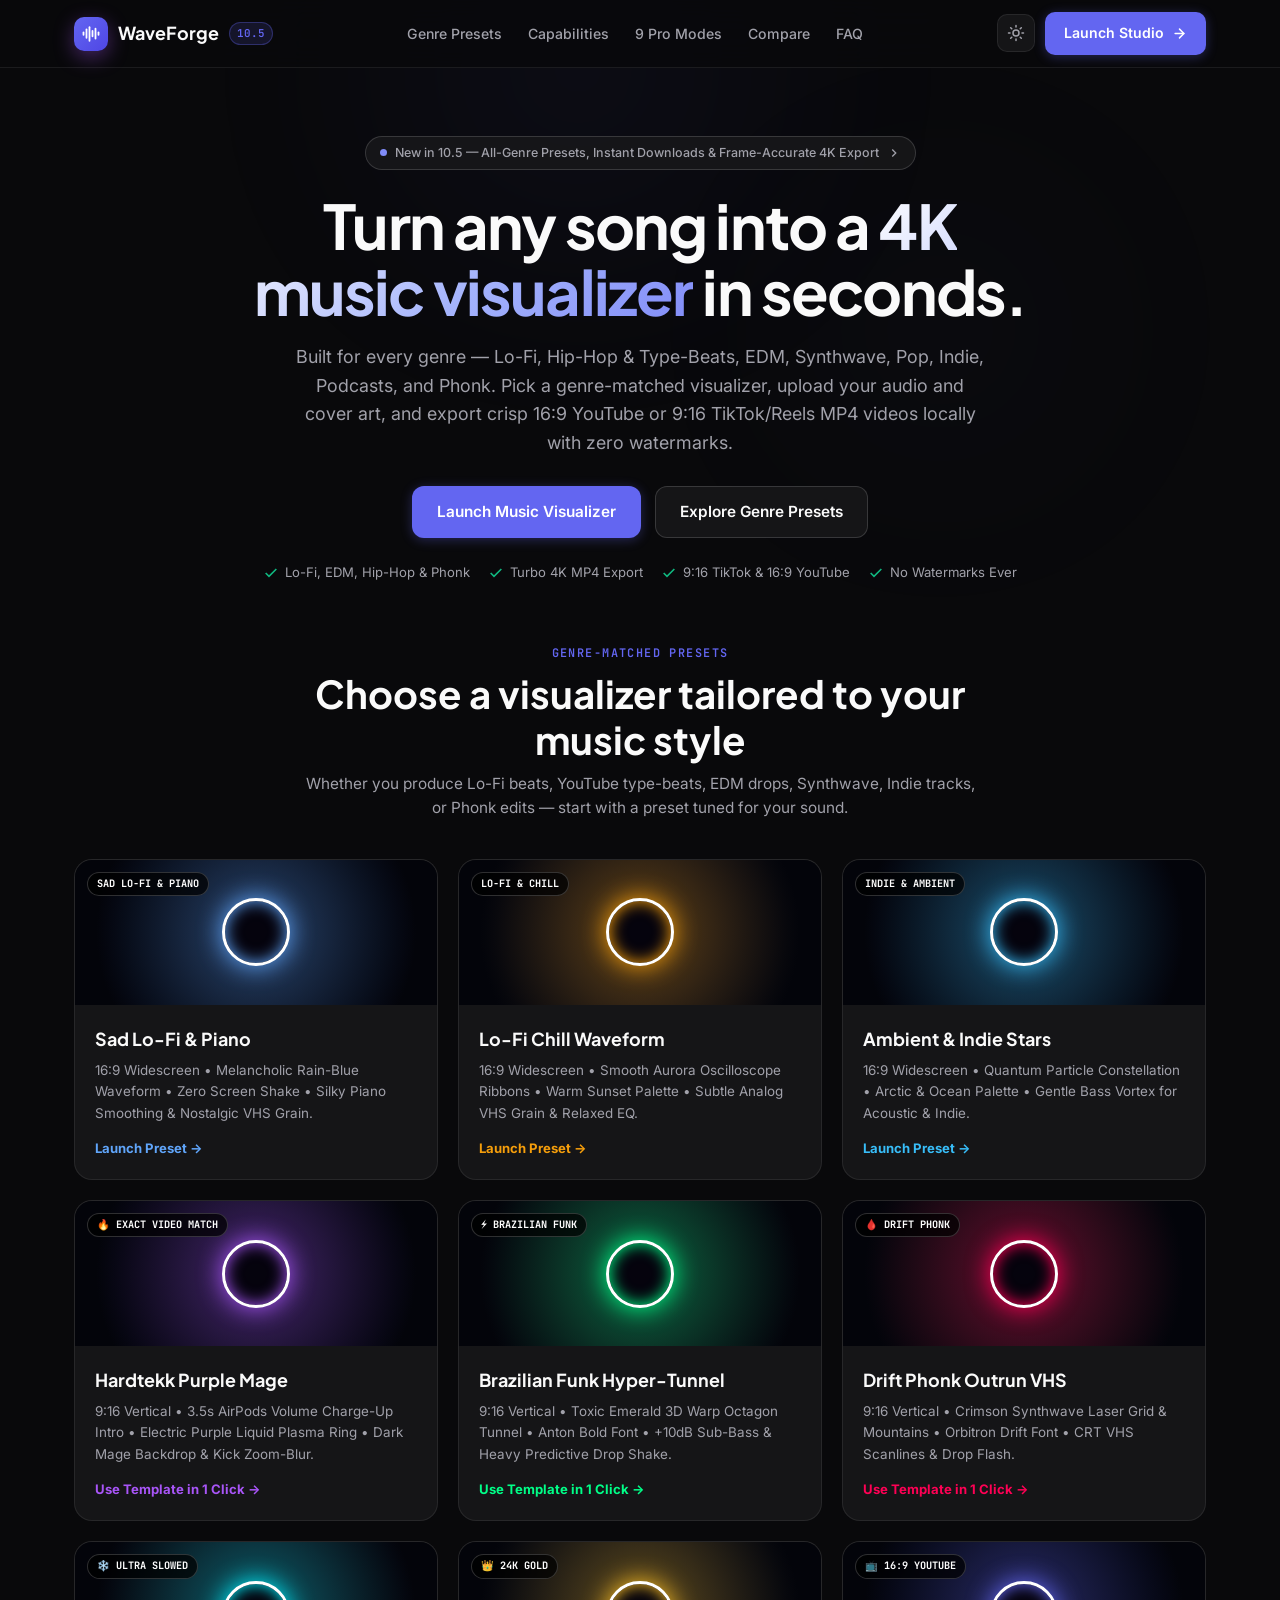
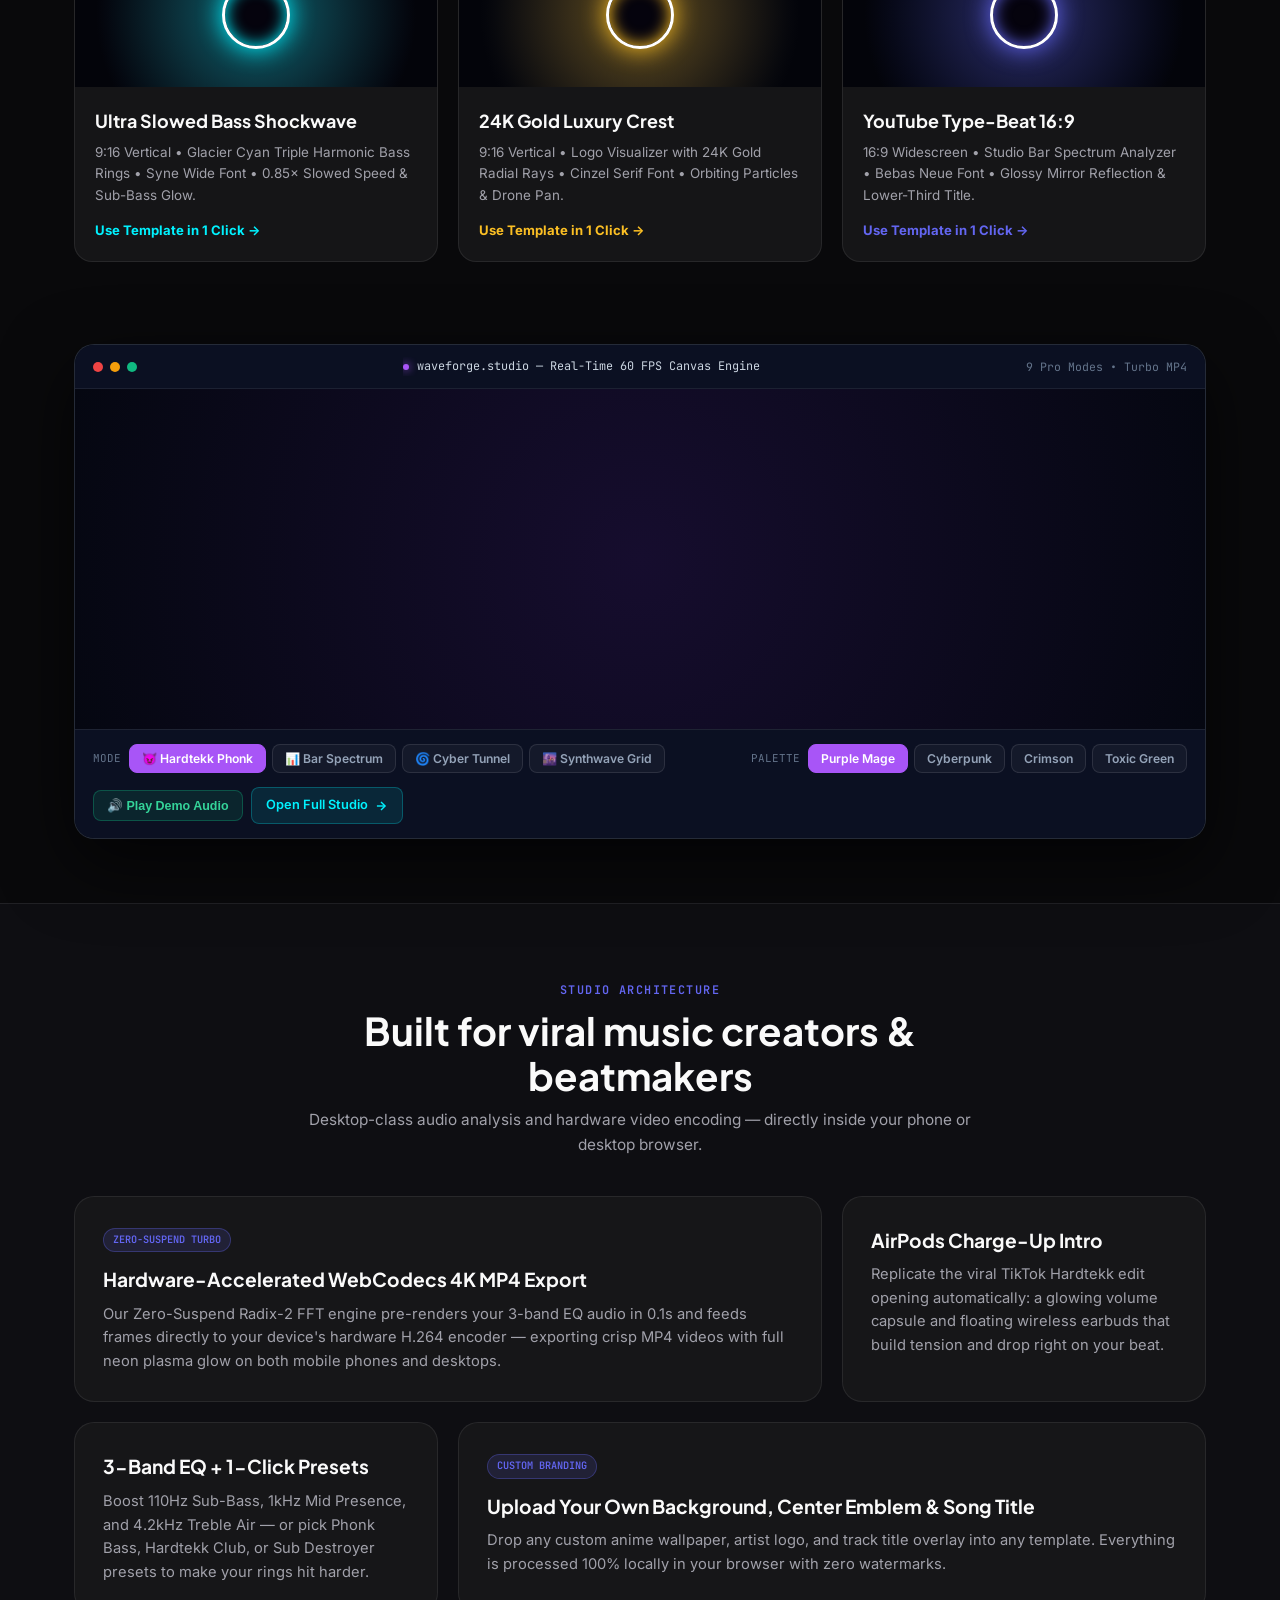
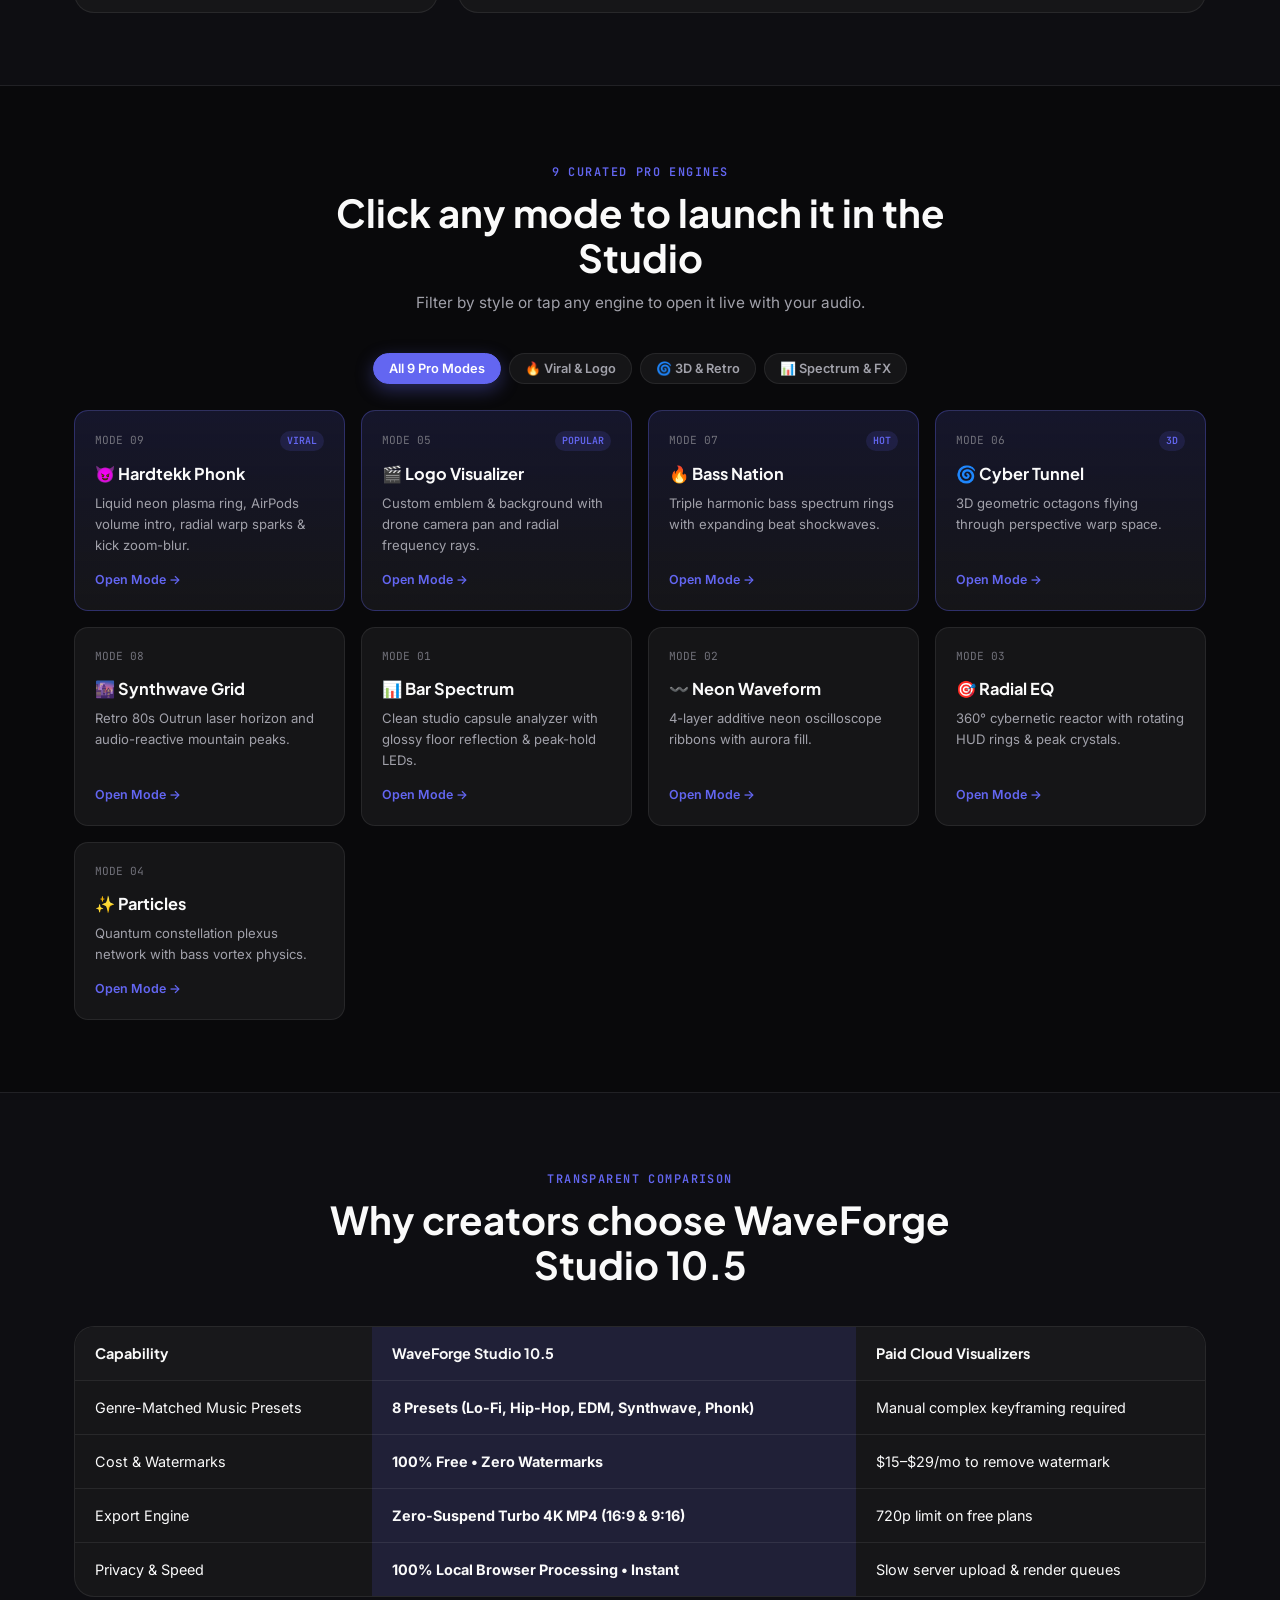
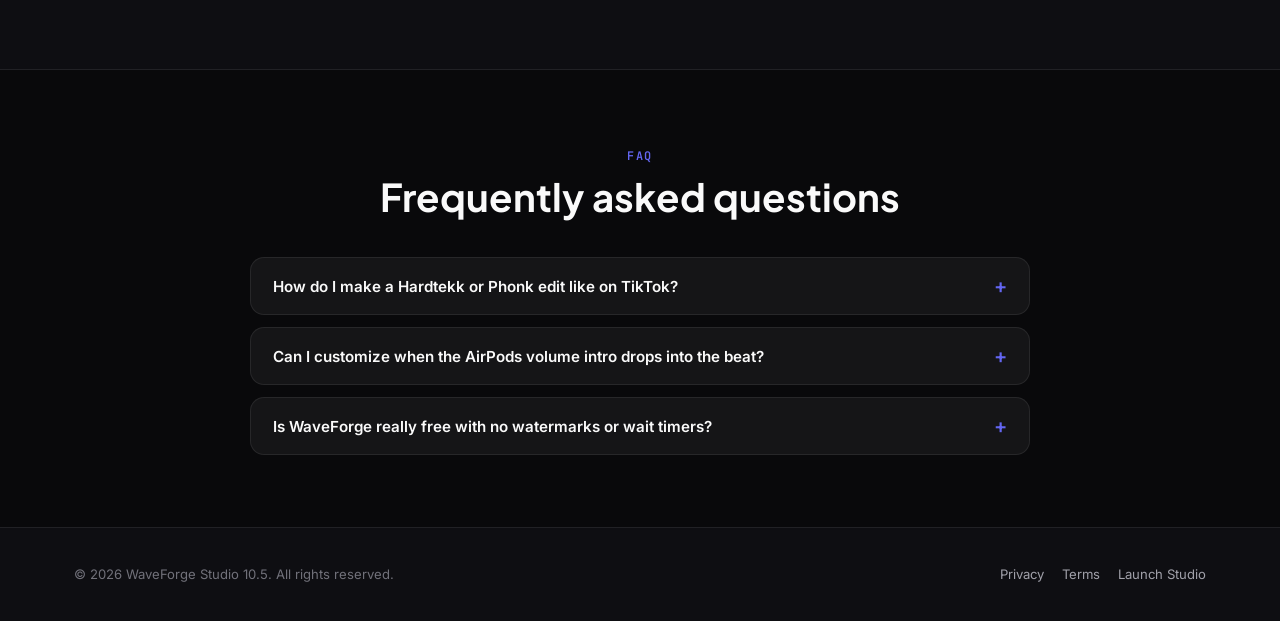
<file: index.html>
<!DOCTYPE html>
<html lang="en" data-theme="dark">
<head>
    <script>
        (function () {
            var VER = '10.5.0';
            try {
                if (localStorage.getItem('wf_app_ver') !== VER) {
                    localStorage.setItem('wf_app_ver', VER);
                    if ('caches' in window) {
                        caches.keys().then(function (names) {
                            names.forEach(function (n) { caches.delete(n); });
                        });
                    }
                    if ('serviceWorker' in navigator) {
                        navigator.serviceWorker.getRegistrations().then(function (regs) {
                            regs.forEach(function (r) { r.update(); });
                        });
                    }
                }
                var stored = localStorage.getItem('wf-theme');
                document.documentElement.setAttribute('data-theme', stored || 'dark');
            } catch (e) {
                document.documentElement.setAttribute('data-theme', 'dark');
            }
        })();
    </script>

    <script async src="https://www.googletagmanager.com/gtag/js?id=G-DG4Q2KJ2JD"></script>
    <script>
        window.dataLayer = window.dataLayer || [];
        function gtag(){dataLayer.push(arguments);}
        gtag('js', new Date());
        gtag('config', 'G-DG4Q2KJ2JD');
    </script>

    <meta charset="UTF-8">
    <meta name="viewport" content="width=device-width, initial-scale=1.0">
    <meta name="color-scheme" content="dark light">

    <title>WaveForge 10.5 — Free Online 4K Music Visualizer for Every Genre</title>
    <meta name="description" content="Free online music visualizer for Lo-Fi, Hip-Hop, EDM, Synthwave, Pop, Indie, Phonk &amp; Podcasts. 9 audio-reactive visualizers, 8 genre presets, 3-band EQ, Spotify Canvas, and watermark-free 4K MP4 export.">
    <meta name="keywords" content="free music visualizer, online audio visualizer, lo-fi visualizer, hip hop type beat visualizer, edm music visualizer, phonk visualizer, spotify canvas maker, avee player online, 4k mp4 music video maker">
    <meta name="author" content="WaveForge">
    <meta name="theme-color" content="#09090b">
    <meta name="robots" content="index, follow, max-image-preview:large, max-snippet:-1, max-video-preview:-1">
    <link rel="canonical" href="https://progameryt-op.github.io/WaveForge/">

    <meta property="og:type" content="website">
    <meta property="og:url" content="https://progameryt-op.github.io/WaveForge/">
    <meta property="og:title" content="WaveForge 10.5 — Free 4K Online Music Visualizer for Every Genre">
    <meta property="og:description" content="Turn any song into a 4K music visualizer — Lo-Fi, Hip-Hop, EDM, Indie, Synthwave &amp; Phonk presets, 9 visualizers, and zero-watermark MP4 export.">
    <meta property="og:image" content="https://progameryt-op.github.io/WaveForge/assets/img/og-image.png">
    <meta property="og:site_name" content="WaveForge">

    <meta name="twitter:card" content="summary_large_image">
    <meta name="twitter:title" content="WaveForge 10.5 — Free 4K Online Music Visualizer">
    <meta name="twitter:description" content="9 audio-reactive visualizers, 8 genre presets (Lo-Fi, Hip-Hop, EDM, Synthwave, Phonk), 3-band EQ, and watermark-free 4K MP4 export.">
    <meta name="twitter:image" content="https://progameryt-op.github.io/WaveForge/assets/img/twitter-card.png">

    <link rel="icon" type="image/svg+xml" href="assets/img/favicon.svg">
    <link rel="icon" type="image/png" sizes="192x192" href="assets/img/icon-192.png">
    <link rel="icon" type="image/png" sizes="512x512" href="assets/img/icon-512.png">
    <link rel="apple-touch-icon" href="assets/img/apple-touch-icon.png">
    <link rel="manifest" href="assets/manifest.json">

    <link rel="preconnect" href="https://fonts.googleapis.com">
    <link rel="preconnect" href="https://fonts.gstatic.com" crossorigin>
    <link href="https://fonts.googleapis.com/css2?family=Inter:wght@400;500;600;700&family=Plus+Jakarta+Sans:wght@600;700;800&family=Space+Grotesk:wght@500;600;700&family=JetBrains+Mono:wght@500;600&display=swap" rel="stylesheet">

    <script type="application/ld+json">
    {
        "@context": "https://schema.org",
        "@type": "WebApplication",
        "name": "WaveForge Studio 10.5",
        "url": "https://progameryt-op.github.io/WaveForge/",
        "description": "Free browser-based music visualizer for Lo-Fi, Hip-Hop, EDM, Synthwave, Indie, Pop, Phonk & Podcasts with 9 audio-reactive engines, 8 genre presets, 3-band EQ, Spotify Canvas, and watermark-free 4K MP4 export.",
        "applicationCategory": "MultimediaApplication",
        "operatingSystem": "Any modern browser",
        "softwareVersion": "10.5.0",
        "isAccessibleForFree": true,
        "offers": {
            "@type": "Offer",
            "price": "0",
            "priceCurrency": "USD"
        }
    }
    </script>

    <link rel="stylesheet" href="assets/css/landing.css?v=10.5.0">
</head>
<body>
    <a href="#main-content" class="skip-link">Skip to main content</a>
    <div class="scroll-progress" id="scrollProgress" aria-hidden="true"></div>
    <div class="ambient-glow glow-1" aria-hidden="true"></div>
    <div class="ambient-glow glow-2" aria-hidden="true"></div>

    <!-- NAVIGATION -->
    <nav class="navbar" aria-label="Primary">
        <div class="nav-inner">
            <a href="index.html" class="logo" aria-label="WaveForge home">
                <span class="logo-mark" aria-hidden="true">
                    <svg width="18" height="18" viewBox="0 0 24 24" fill="none" stroke="currentColor" stroke-width="2.4" stroke-linecap="round" stroke-linejoin="round"><path d="M2 10v3"/><path d="M6 6v11"/><path d="M10 3v18"/><path d="M14 8v7"/><path d="M18 5v13"/><path d="M22 10v3"/></svg>
                </span>
                <span class="logo-text">WaveForge</span>
                <span class="version-chip">10.5</span>
            </a>

            <ul class="nav-links">
                <li><a href="#templates">Genre Presets</a></li>
                <li><a href="#features">Capabilities</a></li>
                <li><a href="#modes">9 Pro Modes</a></li>
                <li><a href="#compare">Compare</a></li>
                <li><a href="#faq">FAQ</a></li>
            </ul>

            <div class="nav-actions">
                <button class="icon-btn theme-toggle" id="themeToggle" type="button" aria-label="Toggle color theme" title="Toggle theme">
                    <svg class="moon" viewBox="0 0 24 24" fill="none" stroke="currentColor" stroke-width="2" stroke-linecap="round" stroke-linejoin="round" aria-hidden="true"><path d="M21 12.79A9 9 0 1 1 11.21 3 7 7 0 0 0 21 12.79z"/></svg>
                    <svg class="sun" viewBox="0 0 24 24" fill="none" stroke="currentColor" stroke-width="2" stroke-linecap="round" stroke-linejoin="round" aria-hidden="true"><circle cx="12" cy="12" r="4"/><path d="M12 2v2M12 20v2M4.93 4.93l1.41 1.41M17.66 17.66l1.41 1.41M2 12h2M20 12h2M4.93 19.07l1.41-1.41M17.66 6.34l1.41-1.41"/></svg>
                </button>
                <a href="visualizer.html?v=10.5.0" class="btn btn-primary">
                    <span>Launch Studio</span>
                    <svg width="15" height="15" viewBox="0 0 24 24" fill="none" stroke="currentColor" stroke-width="2.4" stroke-linecap="round" stroke-linejoin="round" aria-hidden="true"><path d="M5 12h14"/><path d="m12 5 7 7-7 7"/></svg>
                </a>
                <button class="mobile-toggle" id="mobileToggle" type="button" aria-label="Toggle navigation menu" aria-expanded="false" aria-controls="mobileMenu">
                    <span></span><span></span><span></span>
                </button>
            </div>
        </div>
    </nav>

    <!-- FIXED MOBILE DRAWER + BACKDROP -->
    <div class="mobile-backdrop" id="mobileBackdrop" aria-hidden="true"></div>
    <div class="mobile-menu" id="mobileMenu" aria-hidden="true">
        <ul>
            <li><a href="#templates"><span>Genre Presets</span><span>→</span></a></li>
            <li><a href="#features"><span>Capabilities</span><span>→</span></a></li>
            <li><a href="#modes"><span>9 Pro Modes</span><span>→</span></a></li>
            <li><a href="#compare"><span>Compare</span><span>→</span></a></li>
            <li><a href="#faq"><span>FAQ</span><span>→</span></a></li>
        </ul>
        <a href="visualizer.html?v=10.5.0" class="btn btn-primary" style="width:100%;justify-content:center;">Launch Studio →</a>
    </div>

    <main id="main-content">
        <!-- HERO SECTION -->
        <header class="hero">
            <div class="container hero-inner">
                <a href="visualizer.html?template=hardtekk-mage&amp;v=10.5.0" class="eyebrow-pill">
                    <span class="pulse-dot"></span>
                    <span>New in 10.5 — All-Genre Presets, Instant Downloads &amp; Frame-Accurate 4K Export</span>
                    <svg width="14" height="14" viewBox="0 0 24 24" fill="none" stroke="currentColor" stroke-width="2.2" aria-hidden="true"><path d="m9 18 6-6-6-6"/></svg>
                </a>

                <h1>Turn any song into a <span class="gradient-text">4K music visualizer</span> in seconds.</h1>

                <p class="lead">
                    Built for every genre — Lo-Fi, Hip-Hop &amp; Type-Beats, EDM, Synthwave, Pop, Indie, Podcasts, and Phonk. Pick a genre-matched visualizer, upload your audio and cover art, and export crisp 16:9 YouTube or 9:16 TikTok/Reels MP4 videos locally with zero watermarks.
                </p>

                <div class="hero-actions">
                    <a href="visualizer.html?v=10.5.0" class="btn btn-primary btn-lg">
                        <span>Launch Music Visualizer</span>
                    </a>
                    <a href="#templates" class="btn btn-secondary btn-lg">
                        <span>Explore Genre Presets</span>
                    </a>
                </div>

                <div class="hero-trust">
                    <div class="trust-item">
                        <svg width="16" height="16" viewBox="0 0 24 24" fill="none" stroke="currentColor" stroke-width="2.4" aria-hidden="true"><polyline points="20 6 9 17 4 12"/></svg>
                        <span>Lo-Fi, EDM, Hip-Hop &amp; Phonk</span>
                    </div>
                    <div class="trust-item">
                        <svg width="16" height="16" viewBox="0 0 24 24" fill="none" stroke="currentColor" stroke-width="2.4" aria-hidden="true"><polyline points="20 6 9 17 4 12"/></svg>
                        <span>Turbo 4K MP4 Export</span>
                    </div>
                    <div class="trust-item">
                        <svg width="16" height="16" viewBox="0 0 24 24" fill="none" stroke="currentColor" stroke-width="2.4" aria-hidden="true"><polyline points="20 6 9 17 4 12"/></svg>
                        <span>9:16 TikTok &amp; 16:9 YouTube</span>
                    </div>
                    <div class="trust-item">
                        <svg width="16" height="16" viewBox="0 0 24 24" fill="none" stroke="currentColor" stroke-width="2.4" aria-hidden="true"><polyline points="20 6 9 17 4 12"/></svg>
                        <span>No Watermarks Ever</span>
                    </div>
                </div>
            </div>
        </header>

        <!-- 1-CLICK TRENDING TEMPLATES SHOWCASE -->
        <section class="block" id="templates" style="padding-top: 20px;">
            <div class="container">
                <div class="section-head reveal">
                    <span class="eyebrow">Genre-Matched Presets</span>
                    <h2>Choose a visualizer tailored to your music style</h2>
                    <p>Whether you produce Lo-Fi beats, YouTube type-beats, EDM drops, Synthwave, Indie tracks, or Phonk edits — start with a preset tuned for your sound.</p>
                </div>

                <div class="grid grid-3">
                    <a href="visualizer.html?template=sad-lofi-piano&amp;v=10.5.0" class="tpl-landing-card reveal" style="--c:#60a5fa;">
                        <div class="tlc-visual">
                            <div class="tlc-ring"></div>
                            <span class="tlc-pill">SAD LO-FI &amp; PIANO</span>
                        </div>
                        <div class="tlc-info">
                            <h3>Sad Lo-Fi &amp; Piano</h3>
                            <p>16:9 Widescreen • Melancholic Rain-Blue Waveform • Zero Screen Shake • Silky Piano Smoothing &amp; Nostalgic VHS Grain.</p>
                            <span class="tlc-cta">Launch Preset →</span>
                        </div>
                    </a>

                    <a href="visualizer.html?template=lofi-chill-wave&amp;v=10.5.0" class="tpl-landing-card reveal" style="--c:#f59e0b;">
                        <div class="tlc-visual">
                            <div class="tlc-ring"></div>
                            <span class="tlc-pill">LO-FI &amp; CHILL</span>
                        </div>
                        <div class="tlc-info">
                            <h3>Lo-Fi Chill Waveform</h3>
                            <p>16:9 Widescreen • Smooth Aurora Oscilloscope Ribbons • Warm Sunset Palette • Subtle Analog VHS Grain &amp; Relaxed EQ.</p>
                            <span class="tlc-cta">Launch Preset →</span>
                        </div>
                    </a>

                    <a href="visualizer.html?template=ambient-constellation&amp;v=10.5.0" class="tpl-landing-card reveal" style="--c:#38bdf8;">
                        <div class="tlc-visual">
                            <div class="tlc-ring"></div>
                            <span class="tlc-pill">INDIE &amp; AMBIENT</span>
                        </div>
                        <div class="tlc-info">
                            <h3>Ambient &amp; Indie Stars</h3>
                            <p>16:9 Widescreen • Quantum Particle Constellation • Arctic &amp; Ocean Palette • Gentle Bass Vortex for Acoustic &amp; Indie.</p>
                            <span class="tlc-cta">Launch Preset →</span>
                        </div>
                    </a>

                    <a href="visualizer.html?template=hardtekk-mage&amp;v=10.5.0" class="tpl-landing-card reveal" style="--c:#a855f7;">
                        <div class="tlc-visual">
                            <div class="tlc-ring"></div>
                            <span class="tlc-pill">🔥 EXACT VIDEO MATCH</span>
                        </div>
                        <div class="tlc-info">
                            <h3>Hardtekk Purple Mage</h3>
                            <p>9:16 Vertical • 3.5s AirPods Volume Charge-Up Intro • Electric Purple Liquid Plasma Ring • Dark Mage Backdrop &amp; Kick Zoom-Blur.</p>
                            <span class="tlc-cta">Use Template in 1 Click →</span>
                        </div>
                    </a>

                    <a href="visualizer.html?template=brazilian-funk&amp;v=10.5.0" class="tpl-landing-card reveal" style="--c:#00ff88;">
                        <div class="tlc-visual">
                            <div class="tlc-ring"></div>
                            <span class="tlc-pill">⚡ BRAZILIAN FUNK</span>
                        </div>
                        <div class="tlc-info">
                            <h3>Brazilian Funk Hyper-Tunnel</h3>
                            <p>9:16 Vertical • Toxic Emerald 3D Warp Octagon Tunnel • Anton Bold Font • +10dB Sub-Bass &amp; Heavy Predictive Drop Shake.</p>
                            <span class="tlc-cta">Use Template in 1 Click →</span>
                        </div>
                    </a>

                    <a href="visualizer.html?template=drift-phonk-crimson&amp;v=10.5.0" class="tpl-landing-card reveal" style="--c:#ff0055;">
                        <div class="tlc-visual">
                            <div class="tlc-ring"></div>
                            <span class="tlc-pill">🩸 DRIFT PHONK</span>
                        </div>
                        <div class="tlc-info">
                            <h3>Drift Phonk Outrun VHS</h3>
                            <p>9:16 Vertical • Crimson Synthwave Laser Grid &amp; Mountains • Orbitron Drift Font • CRT VHS Scanlines &amp; Drop Flash.</p>
                            <span class="tlc-cta">Use Template in 1 Click →</span>
                        </div>
                    </a>

                    <a href="visualizer.html?template=ultra-slowed-ice&amp;v=10.5.0" class="tpl-landing-card reveal" style="--c:#00f2ff;">
                        <div class="tlc-visual">
                            <div class="tlc-ring"></div>
                            <span class="tlc-pill">❄️ ULTRA SLOWED</span>
                        </div>
                        <div class="tlc-info">
                            <h3>Ultra Slowed Bass Shockwave</h3>
                            <p>9:16 Vertical • Glacier Cyan Triple Harmonic Bass Rings • Syne Wide Font • 0.85× Slowed Speed &amp; Sub-Bass Glow.</p>
                            <span class="tlc-cta">Use Template in 1 Click →</span>
                        </div>
                    </a>

                    <a href="visualizer.html?template=golden-royalty&amp;v=10.5.0" class="tpl-landing-card reveal" style="--c:#fbbf24;">
                        <div class="tlc-visual">
                            <div class="tlc-ring"></div>
                            <span class="tlc-pill">👑 24K GOLD</span>
                        </div>
                        <div class="tlc-info">
                            <h3>24K Gold Luxury Crest</h3>
                            <p>9:16 Vertical • Logo Visualizer with 24K Gold Radial Rays • Cinzel Serif Font • Orbiting Particles &amp; Drone Pan.</p>
                            <span class="tlc-cta">Use Template in 1 Click →</span>
                        </div>
                    </a>

                    <a href="visualizer.html?template=youtube-type-beat&amp;v=10.5.0" class="tpl-landing-card reveal" style="--c:#6366f1;">
                        <div class="tlc-visual">
                            <div class="tlc-ring"></div>
                            <span class="tlc-pill">📺 16:9 YOUTUBE</span>
                        </div>
                        <div class="tlc-info">
                            <h3>YouTube Type-Beat 16:9</h3>
                            <p>16:9 Widescreen • Studio Bar Spectrum Analyzer • Bebas Neue Font • Glossy Mirror Reflection &amp; Lower-Third Title.</p>
                            <span class="tlc-cta">Use Template in 1 Click →</span>
                        </div>
                    </a>
                </div>
            </div>
        </section>

        <!-- INTERACTIVE STUDIO SHOWCASE -->
        <section class="showcase-section">
            <div class="container">
                <div class="studio-frame reveal">
                    <div class="studio-frame-top">
                        <div class="window-dots" aria-hidden="true">
                            <span class="wdot r"></span>
                            <span class="wdot y"></span>
                            <span class="wdot g"></span>
                        </div>
                        <div class="window-title">
                            <span class="live-indicator"></span>
                            <span>waveforge.studio — Real-Time 60 FPS Canvas Engine</span>
                        </div>
                        <div class="window-meta">9 Pro Modes • Turbo MP4</div>
                    </div>

                    <div class="studio-canvas-stage">
                        <canvas id="heroPreviewCanvas" width="1120" height="420" aria-label="Interactive real-time visualizer preview"></canvas>
                    </div>

                    <div class="studio-frame-dock">
                        <div class="dock-group">
                            <span class="dock-label">Mode</span>
                            <div class="preview-pill-group" role="group" aria-label="Preview mode selector">
                                <button type="button" class="preview-pill active" data-p-mode="ring">😈 Hardtekk Phonk</button>
                                <button type="button" class="preview-pill" data-p-mode="bars">📊 Bar Spectrum</button>
                                <button type="button" class="preview-pill" data-p-mode="tunnel">🌀 Cyber Tunnel</button>
                                <button type="button" class="preview-pill" data-p-mode="synth">🌆 Synthwave Grid</button>
                            </div>
                        </div>

                        <div class="dock-group">
                            <span class="dock-label">Palette</span>
                            <div class="preview-pill-group" role="group" aria-label="Preview palette selector">
                                <button type="button" class="preview-pill active" data-p-pal="synthwave">Purple Mage</button>
                                <button type="button" class="preview-pill" data-p-pal="cyberpunk">Cyberpunk</button>
                                <button type="button" class="preview-pill" data-p-pal="fire">Crimson</button>
                                <button type="button" class="preview-pill" data-p-pal="matrix">Toxic Green</button>
                            </div>
                        </div>

                        <div style="display:flex;align-items:center;gap:8px;flex-wrap:wrap;">
                            <button type="button" id="previewAudioBtn" class="preview-audio-btn" title="Listen to built-in demo audio">
                                <span>🔊 Play Demo Audio</span>
                            </button>
                            <a href="visualizer.html?v=10.5.0" class="dock-launch-link">
                                <span>Open Full Studio</span>
                                <svg width="14" height="14" viewBox="0 0 24 24" fill="none" stroke="currentColor" stroke-width="2.4" aria-hidden="true"><path d="M5 12h14"/><path d="m12 5 7 7-7 7"/></svg>
                            </a>
                        </div>
                    </div>
                </div>
            </div>
        </section>

        <!-- BENTO CAPABILITIES -->
        <section class="block alt" id="features">
            <div class="container">
                <div class="section-head reveal">
                    <span class="eyebrow">Studio Architecture</span>
                    <h2>Built for viral music creators &amp; beatmakers</h2>
                    <p>Desktop-class audio analysis and hardware video encoding — directly inside your phone or desktop browser.</p>
                </div>

                <div class="bento-grid">
                    <article class="bento-card bento-span-2 reveal">
                        <div class="bento-badge">ZERO-SUSPEND TURBO</div>
                        <h3>Hardware-Accelerated WebCodecs 4K MP4 Export</h3>
                        <p>Our Zero-Suspend Radix-2 FFT engine pre-renders your 3-band EQ audio in 0.1s and feeds frames directly to your device's hardware H.264 encoder — exporting crisp MP4 videos with full neon plasma glow on both mobile phones and desktops.</p>
                    </article>

                    <article class="bento-card reveal">
                        <h3>AirPods Charge-Up Intro</h3>
                        <p>Replicate the viral TikTok Hardtekk edit opening automatically: a glowing volume capsule and floating wireless earbuds that build tension and drop right on your beat.</p>
                    </article>

                    <article class="bento-card reveal">
                        <h3>3-Band EQ + 1-Click Presets</h3>
                        <p>Boost 110Hz Sub-Bass, 1kHz Mid Presence, and 4.2kHz Treble Air — or pick Phonk Bass, Hardtekk Club, or Sub Destroyer presets to make your rings hit harder.</p>
                    </article>

                    <article class="bento-card bento-span-2 reveal">
                        <div class="bento-badge">CUSTOM BRANDING</div>
                        <h3>Upload Your Own Background, Center Emblem &amp; Song Title</h3>
                        <p>Drop any custom anime wallpaper, artist logo, and track title overlay into any template. Everything is processed 100% locally in your browser with zero watermarks.</p>
                    </article>
                </div>
            </div>
        </section>

        <!-- ALL 9 VISUALIZATION MODES -->
        <section class="block" id="modes">
            <div class="container">
                <div class="section-head reveal">
                    <span class="eyebrow">9 Curated Pro Engines</span>
                    <h2>Click any mode to launch it in the Studio</h2>
                    <p>Filter by style or tap any engine to open it live with your audio.</p>
                </div>

                <div class="mode-filter-bar reveal" role="group" aria-label="Filter visualization modes">
                    <button type="button" class="mode-filter-btn active" data-filter="all" aria-pressed="true">All 9 Pro Modes</button>
                    <button type="button" class="mode-filter-btn" data-filter="viral" aria-pressed="false">🔥 Viral &amp; Logo</button>
                    <button type="button" class="mode-filter-btn" data-filter="3d" aria-pressed="false">🌀 3D &amp; Retro</button>
                    <button type="button" class="mode-filter-btn" data-filter="classic" aria-pressed="false">📊 Spectrum &amp; FX</button>
                </div>

                <div class="modes-showcase-grid">
                    <a href="visualizer.html?mode=12&amp;v=10.5.0" class="mode-showcase-card featured reveal" data-category="viral">
                        <div class="msc-top"><span class="msc-num">MODE 09</span><span class="msc-tag">VIRAL</span></div>
                        <h3>😈 Hardtekk Phonk</h3>
                        <p>Liquid neon plasma ring, AirPods volume intro, radial warp sparks &amp; kick zoom-blur.</p>
                        <span class="msc-action">Open Mode →</span>
                    </a>
                    <a href="visualizer.html?mode=8&amp;v=10.5.0" class="mode-showcase-card featured reveal" data-category="viral">
                        <div class="msc-top"><span class="msc-num">MODE 05</span><span class="msc-tag">POPULAR</span></div>
                        <h3>🎬 Logo Visualizer</h3>
                        <p>Custom emblem &amp; background with drone camera pan and radial frequency rays.</p>
                        <span class="msc-action">Open Mode →</span>
                    </a>
                    <a href="visualizer.html?mode=10&amp;v=10.5.0" class="mode-showcase-card featured reveal" data-category="viral">
                        <div class="msc-top"><span class="msc-num">MODE 07</span><span class="msc-tag">HOT</span></div>
                        <h3>🔥 Bass Nation</h3>
                        <p>Triple harmonic bass spectrum rings with expanding beat shockwaves.</p>
                        <span class="msc-action">Open Mode →</span>
                    </a>
                    <a href="visualizer.html?mode=9&amp;v=10.5.0" class="mode-showcase-card featured reveal" data-category="3d">
                        <div class="msc-top"><span class="msc-num">MODE 06</span><span class="msc-tag">3D</span></div>
                        <h3>🌀 Cyber Tunnel</h3>
                        <p>3D geometric octagons flying through perspective warp space.</p>
                        <span class="msc-action">Open Mode →</span>
                    </a>
                    <a href="visualizer.html?mode=11&amp;v=10.5.0" class="mode-showcase-card reveal" data-category="3d">
                        <div class="msc-top"><span class="msc-num">MODE 08</span></div>
                        <h3>🌆 Synthwave Grid</h3>
                        <p>Retro 80s Outrun laser horizon and audio-reactive mountain peaks.</p>
                        <span class="msc-action">Open Mode →</span>
                    </a>
                    <a href="visualizer.html?mode=0&amp;v=10.5.0" class="mode-showcase-card reveal" data-category="classic">
                        <div class="msc-top"><span class="msc-num">MODE 01</span></div>
                        <h3>📊 Bar Spectrum</h3>
                        <p>Clean studio capsule analyzer with glossy floor reflection &amp; peak-hold LEDs.</p>
                        <span class="msc-action">Open Mode →</span>
                    </a>
                    <a href="visualizer.html?mode=1&amp;v=10.5.0" class="mode-showcase-card reveal" data-category="classic">
                        <div class="msc-top"><span class="msc-num">MODE 02</span></div>
                        <h3>〰️ Neon Waveform</h3>
                        <p>4-layer additive neon oscilloscope ribbons with aurora fill.</p>
                        <span class="msc-action">Open Mode →</span>
                    </a>
                    <a href="visualizer.html?mode=2&amp;v=10.5.0" class="mode-showcase-card reveal" data-category="classic">
                        <div class="msc-top"><span class="msc-num">MODE 03</span></div>
                        <h3>🎯 Radial EQ</h3>
                        <p>360° cybernetic reactor with rotating HUD rings &amp; peak crystals.</p>
                        <span class="msc-action">Open Mode →</span>
                    </a>
                    <a href="visualizer.html?mode=3&amp;v=10.5.0" class="mode-showcase-card reveal" data-category="classic">
                        <div class="msc-top"><span class="msc-num">MODE 04</span></div>
                        <h3>✨ Particles</h3>
                        <p>Quantum constellation plexus network with bass vortex physics.</p>
                        <span class="msc-action">Open Mode →</span>
                    </a>
                </div>
            </div>
        </section>

        <!-- COMPARISON TABLE -->
        <section class="block alt" id="compare">
            <div class="container">
                <div class="section-head reveal">
                    <span class="eyebrow">Transparent Comparison</span>
                    <h2>Why creators choose WaveForge Studio 10.5</h2>
                </div>

                <div class="compare-table-wrap reveal">
                    <table class="compare-table">
                        <thead>
                            <tr>
                                <th>Capability</th>
                                <th class="highlight-col">WaveForge Studio 10.5</th>
                                <th>Paid Cloud Visualizers</th>
                            </tr>
                        </thead>
                        <tbody>
                            <tr>
                                <td>Genre-Matched Music Presets</td>
                                <td class="highlight-col"><strong>8 Presets (Lo-Fi, Hip-Hop, EDM, Synthwave, Phonk)</strong></td>
                                <td>Manual complex keyframing required</td>
                            </tr>
                            <tr>
                                <td>Cost &amp; Watermarks</td>
                                <td class="highlight-col"><strong>100% Free • Zero Watermarks</strong></td>
                                <td>$15–$29/mo to remove watermark</td>
                            </tr>
                            <tr>
                                <td>Export Engine</td>
                                <td class="highlight-col"><strong>Zero-Suspend Turbo 4K MP4 (16:9 &amp; 9:16)</strong></td>
                                <td>720p limit on free plans</td>
                            </tr>
                            <tr>
                                <td>Privacy &amp; Speed</td>
                                <td class="highlight-col"><strong>100% Local Browser Processing • Instant</strong></td>
                                <td>Slow server upload &amp; render queues</td>
                            </tr>
                        </tbody>
                    </table>
                </div>
            </div>
        </section>

        <!-- FAQ -->
        <section class="block" id="faq">
            <div class="container">
                <div class="section-head reveal">
                    <span class="eyebrow">FAQ</span>
                    <h2>Frequently asked questions</h2>
                </div>

                <div class="faq-list">
                    <div class="faq-item reveal">
                        <button class="faq-q" type="button" aria-expanded="false" aria-controls="faq-a-1">How do I make a Hardtekk or Phonk edit like on TikTok? <span class="chev" aria-hidden="true">+</span></button>
                        <div class="faq-a" id="faq-a-1"><div class="faq-a-inner"><p>Click the <strong>Hardtekk Purple Mage</strong> or <strong>Brazilian Funk</strong> template card above, upload your song, optionally upload your background and center logo, and click Export Video.</p></div></div>
                    </div>
                    <div class="faq-item reveal">
                        <button class="faq-q" type="button" aria-expanded="false" aria-controls="faq-a-2">Can I customize when the AirPods volume intro drops into the beat? <span class="chev" aria-hidden="true">+</span></button>
                        <div class="faq-a" id="faq-a-2"><div class="faq-a-inner"><p>Yes! Open <strong>Settings → Logo &amp; Phonk</strong> and adjust the <strong>Intro Beat-Drop Time</strong> slider (from 0s to 6s, default 3.5s) to match the exact drop of your song.</p></div></div>
                    </div>
                    <div class="faq-item reveal">
                        <button class="faq-q" type="button" aria-expanded="false" aria-controls="faq-a-3">Is WaveForge really free with no watermarks or wait timers? <span class="chev" aria-hidden="true">+</span></button>
                        <div class="faq-a" id="faq-a-3"><div class="faq-a-inner"><p>Yes. WaveForge renders everything locally in your browser with zero watermarks, no account required, and instant downloads as soon as your video finishes rendering.</p></div></div>
                    </div>
                </div>
            </div>
        </section>
    </main>

    <!-- FOOTER -->
    <footer class="footer">
        <div class="container">
            <div class="footer-bottom">
                <p>© <span id="year">2026</span> WaveForge Studio 10.5. All rights reserved.</p>
                <div class="footer-bottom-links">
                    <a href="privacy.html">Privacy</a>
                    <a href="terms.html">Terms</a>
                    <a href="visualizer.html?v=10.5.0">Launch Studio</a>
                </div>
            </div>
        </div>
    </footer>

    <button type="button" class="back-to-top" id="backToTop" aria-label="Back to top" title="Back to top">
        <svg width="18" height="18" viewBox="0 0 24 24" fill="none" stroke="currentColor" stroke-width="2.4" stroke-linecap="round" stroke-linejoin="round" aria-hidden="true"><path d="m18 15-6-6-6 6"/></svg>
    </button>

    <script src="assets/js/landing.js?v=10.5.0"></script>
    <script>
        if ('serviceWorker' in navigator && (location.protocol === 'https:' || location.hostname === 'localhost' || location.hostname === '127.0.0.1')) {
            window.addEventListener('load', function () {
                navigator.serviceWorker.register('sw.js').then(function (reg) {
                    reg.update();
                }).catch(function () {});
            });
        }
    </script>
</body>
</html>
</file>
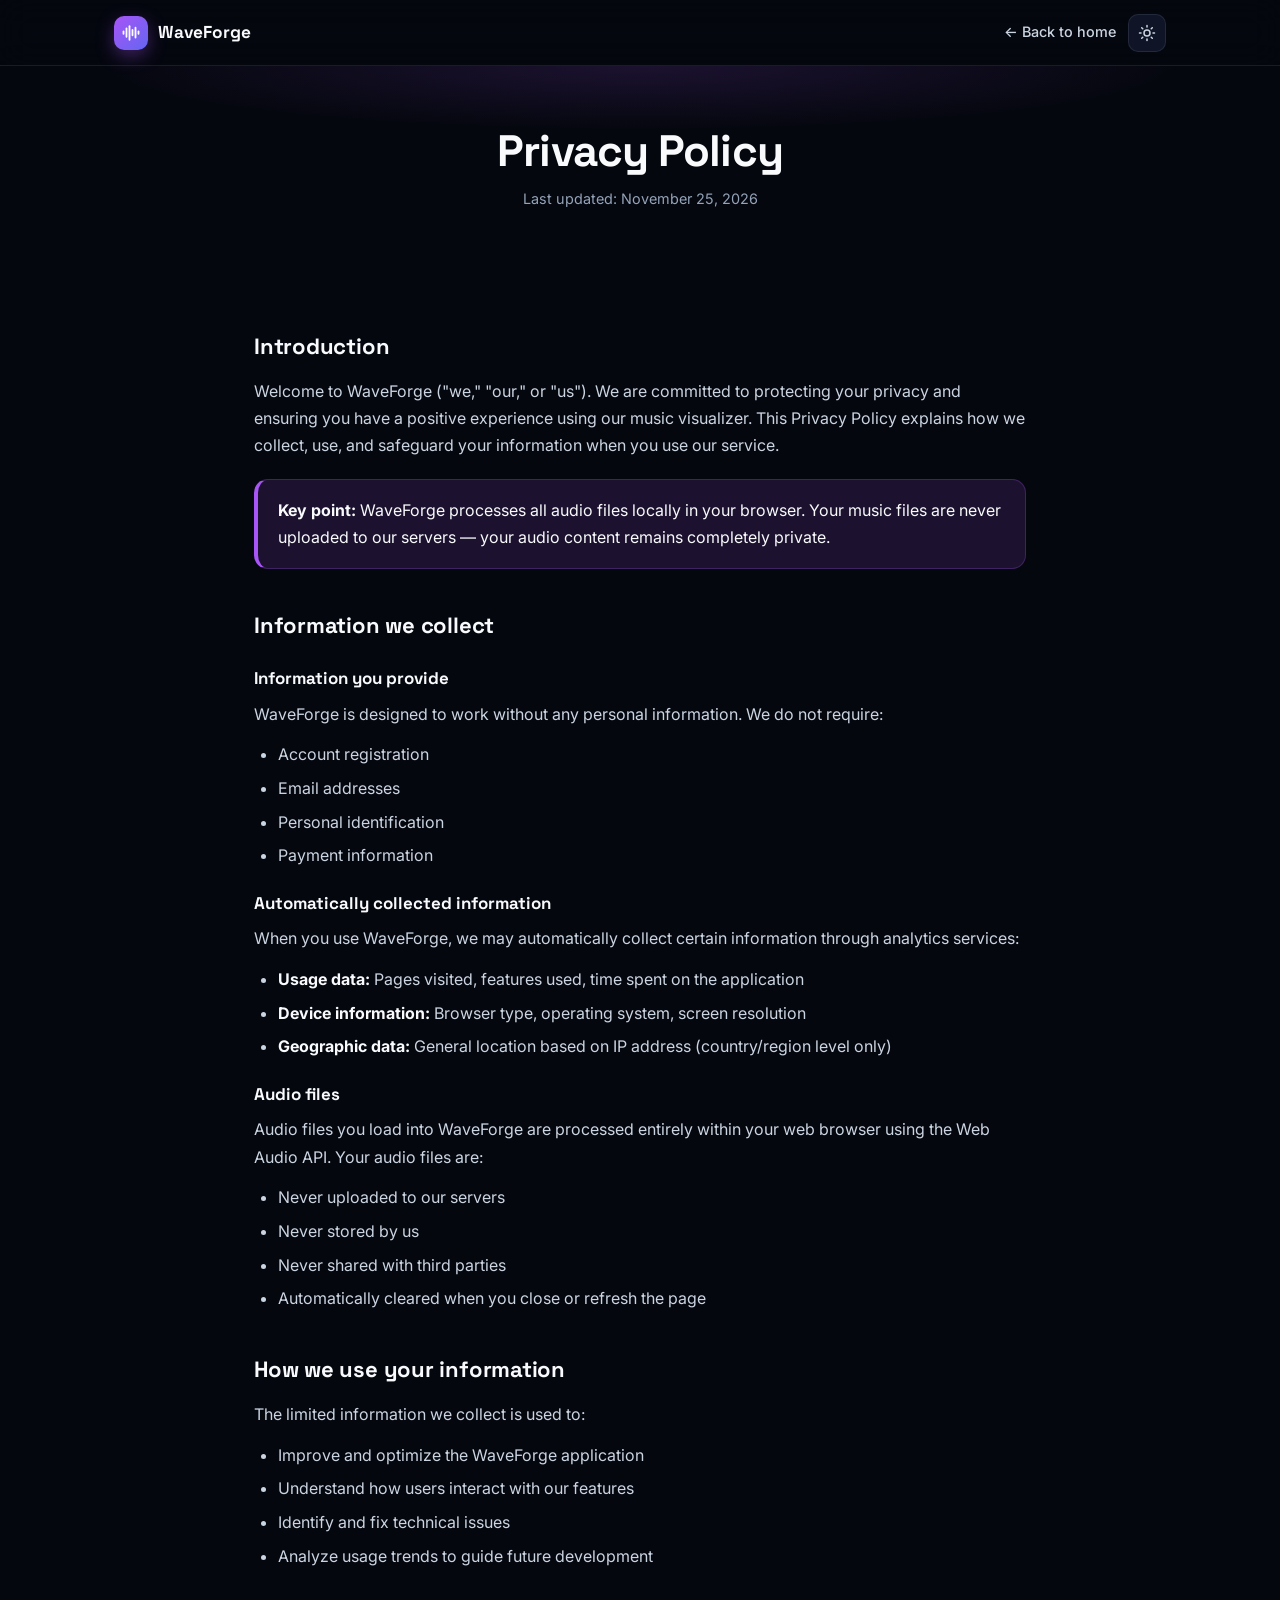
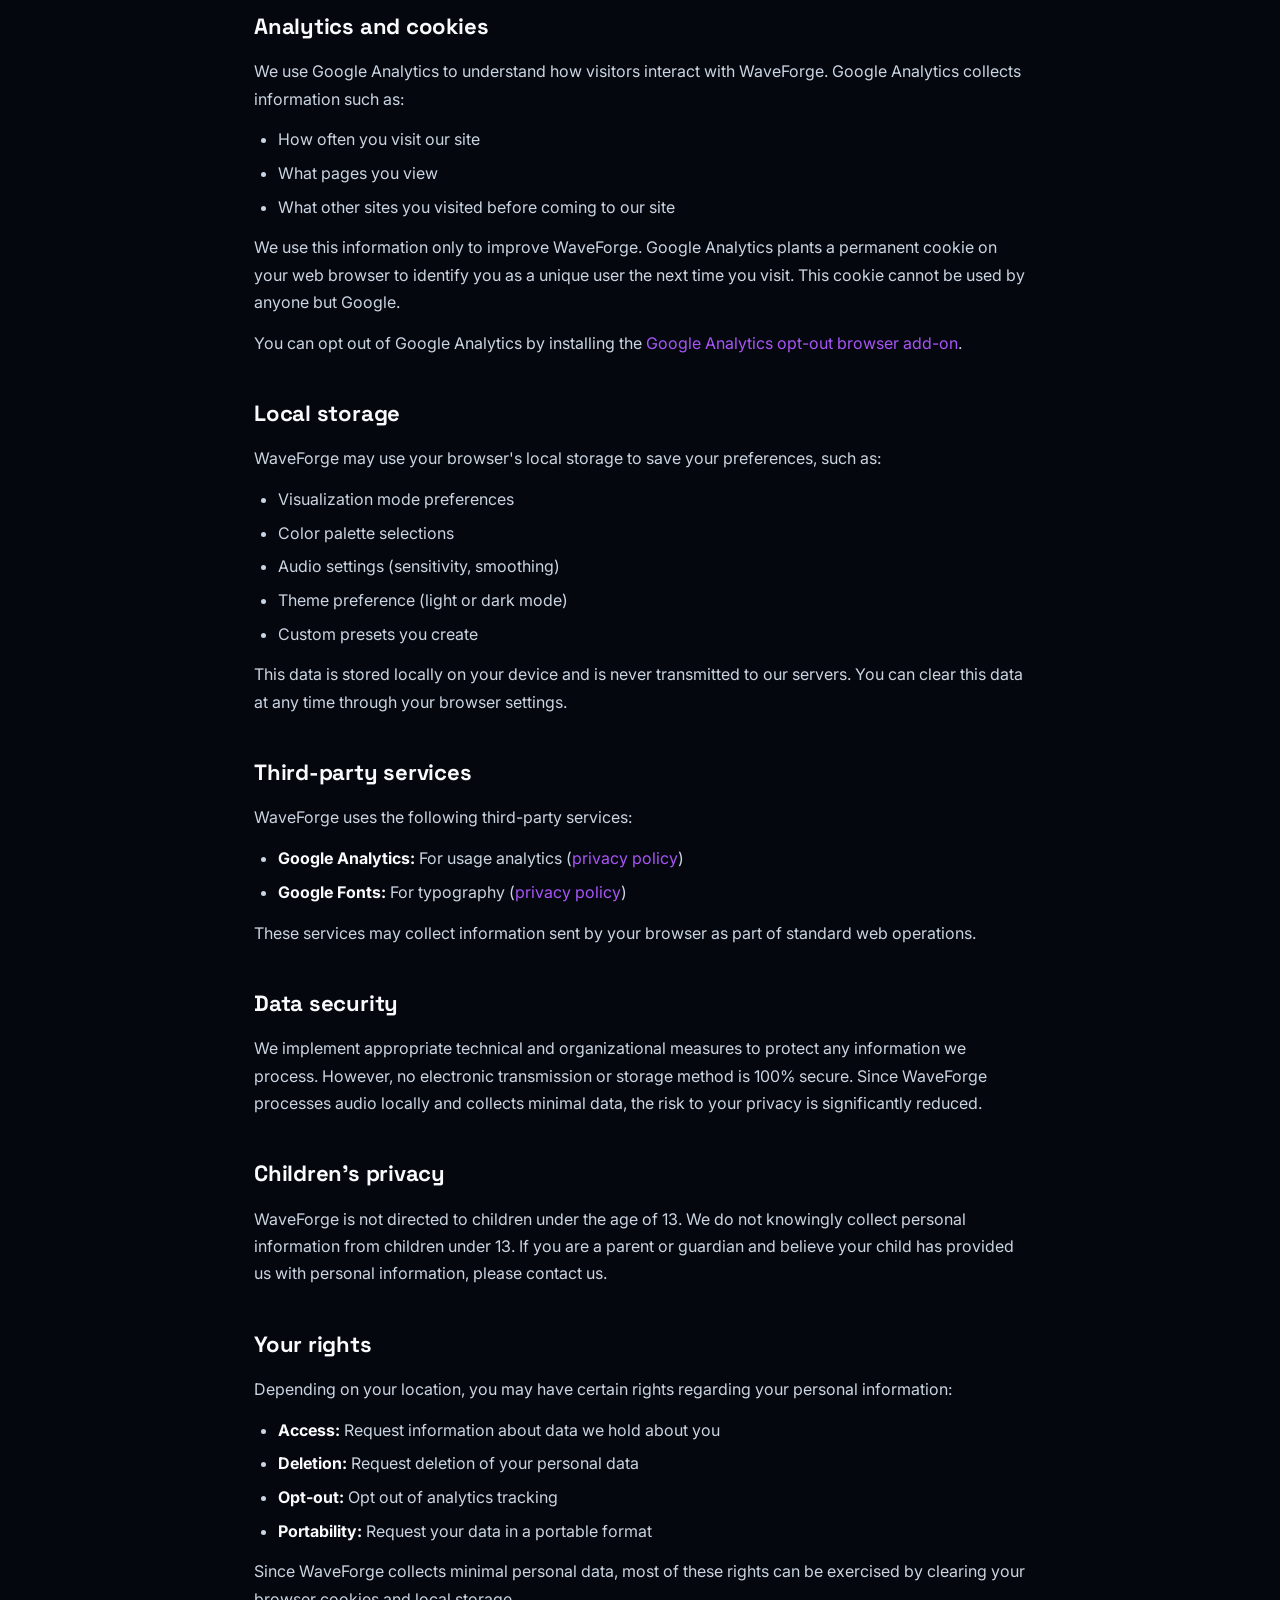
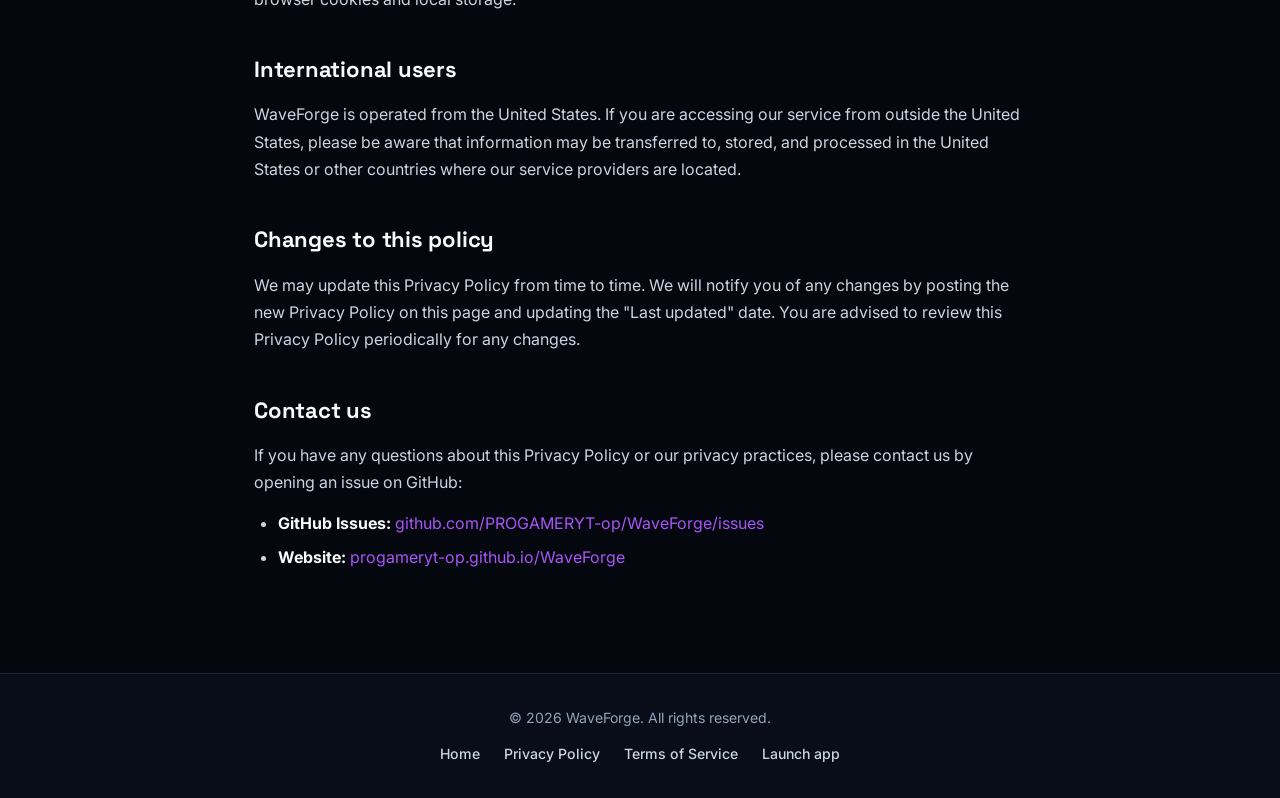
<file: privacy.html>
<!DOCTYPE html>
<html lang="en">
<head>
    <script>
        (function () {
            try {
                var stored = localStorage.getItem('wf-theme');
                document.documentElement.setAttribute('data-theme', stored || 'dark');
            } catch (e) { document.documentElement.setAttribute('data-theme', 'dark'); }
        })();
    </script>

    <!-- Google tag (gtag.js) -->
    <script async src="https://www.googletagmanager.com/gtag/js?id=G-DG4Q2KJ2JD"></script>
    <script>
        window.dataLayer = window.dataLayer || [];
        function gtag(){dataLayer.push(arguments);}
        gtag('js', new Date());
        gtag('config', 'G-DG4Q2KJ2JD');
    </script>

    <meta charset="UTF-8">
    <meta name="viewport" content="width=device-width, initial-scale=1.0">
    <meta name="color-scheme" content="light dark">

    <title>Privacy Policy — WaveForge</title>
    <meta name="description" content="WaveForge Privacy Policy. Learn how we protect your data and respect your privacy while using our free music visualizer.">
    <meta name="robots" content="index, follow">
    <link rel="canonical" href="https://progameryt-op.github.io/WaveForge/privacy.html">
    <meta name="theme-color" content="#ffffff" media="(prefers-color-scheme: light)">
    <meta name="theme-color" content="#0b1020" media="(prefers-color-scheme: dark)">

    <meta property="og:type" content="article">
    <meta property="og:url" content="https://progameryt-op.github.io/WaveForge/privacy.html">
    <meta property="og:title" content="Privacy Policy — WaveForge">
    <meta property="og:description" content="How WaveForge handles your data and protects your privacy.">
    <meta property="og:site_name" content="WaveForge">

    <link rel="icon" type="image/svg+xml" href="assets/img/favicon.svg">

    <link rel="preconnect" href="https://fonts.googleapis.com">
    <link rel="preconnect" href="https://fonts.gstatic.com" crossorigin>
    <link href="https://fonts.googleapis.com/css2?family=Inter:wght@400;500;600;700&family=Space+Grotesk:wght@500;600;700&display=swap" rel="stylesheet">

    <link rel="stylesheet" href="assets/css/legal.css?v=10.1.0">

</head>
<body>
    <nav class="navbar" aria-label="Primary">
        <div class="nav-inner">
            <a href="index.html" class="logo">
                <span class="logo-mark" aria-hidden="true"><svg width="18" height="18" viewBox="0 0 24 24" fill="none" stroke="currentColor" stroke-width="2.4" stroke-linecap="round" stroke-linejoin="round"><path d="M2 10v3"/><path d="M6 6v11"/><path d="M10 3v18"/><path d="M14 8v7"/><path d="M18 5v13"/><path d="M22 10v3"/></svg></span>
                <span>WaveForge</span>
            </a>
            <div class="nav-actions">
                <a href="index.html" class="back-link">← Back to home</a>
                <button class="icon-btn theme-toggle" id="themeToggle" type="button" aria-label="Toggle color theme" title="Toggle theme">
                    <svg class="moon" viewBox="0 0 24 24" fill="none" stroke="currentColor" stroke-width="2" stroke-linecap="round" stroke-linejoin="round" aria-hidden="true"><path d="M21 12.79A9 9 0 1 1 11.21 3 7 7 0 0 0 21 12.79z"/></svg>
                    <svg class="sun" viewBox="0 0 24 24" fill="none" stroke="currentColor" stroke-width="2" stroke-linecap="round" stroke-linejoin="round" aria-hidden="true"><circle cx="12" cy="12" r="4"/><path d="M12 2v2M12 20v2M4.93 4.93l1.41 1.41M17.66 17.66l1.41 1.41M2 12h2M20 12h2M4.93 19.07l1.41-1.41M17.66 6.34l1.41-1.41"/></svg>
                </button>
            </div>
        </div>
    </nav>

    <header class="page-hero">
        <h1>Privacy Policy</h1>
        <p class="meta">Last updated: November 25, 2026</p>
    </header>

    <main>
        <!-- RESPONSIVE AD BANNER SLOT -->
        <div class="ad-slot ad-banner" data-wf-ad="responsive" aria-label="Advertisement"></div>

        <section class="section">
            <h2>Introduction</h2>
            <p>Welcome to WaveForge ("we," "our," or "us"). We are committed to protecting your privacy and ensuring you have a positive experience using our music visualizer. This Privacy Policy explains how we collect, use, and safeguard your information when you use our service.</p>
            <div class="callout"><p><strong>Key point:</strong> WaveForge processes all audio files locally in your browser. Your music files are never uploaded to our servers — your audio content remains completely private.</p></div>
        </section>

        <section class="section">
            <h2>Information we collect</h2>

            <h3>Information you provide</h3>
            <p>WaveForge is designed to work without any personal information. We do not require:</p>
            <ul>
                <li>Account registration</li>
                <li>Email addresses</li>
                <li>Personal identification</li>
                <li>Payment information</li>
            </ul>

            <h3>Automatically collected information</h3>
            <p>When you use WaveForge, we may automatically collect certain information through analytics services:</p>
            <ul>
                <li><strong>Usage data:</strong> Pages visited, features used, time spent on the application</li>
                <li><strong>Device information:</strong> Browser type, operating system, screen resolution</li>
                <li><strong>Geographic data:</strong> General location based on IP address (country/region level only)</li>
            </ul>

            <h3>Audio files</h3>
            <p>Audio files you load into WaveForge are processed entirely within your web browser using the Web Audio API. Your audio files are:</p>
            <ul>
                <li>Never uploaded to our servers</li>
                <li>Never stored by us</li>
                <li>Never shared with third parties</li>
                <li>Automatically cleared when you close or refresh the page</li>
            </ul>
        </section>

        <section class="section">
            <h2>How we use your information</h2>
            <p>The limited information we collect is used to:</p>
            <ul>
                <li>Improve and optimize the WaveForge application</li>
                <li>Understand how users interact with our features</li>
                <li>Identify and fix technical issues</li>
                <li>Analyze usage trends to guide future development</li>
            </ul>
        </section>

        <section class="section">
            <h2>Analytics and cookies</h2>
            <p>We use Google Analytics to understand how visitors interact with WaveForge. Google Analytics collects information such as:</p>
            <ul>
                <li>How often you visit our site</li>
                <li>What pages you view</li>
                <li>What other sites you visited before coming to our site</li>
            </ul>
            <p>We use this information only to improve WaveForge. Google Analytics plants a permanent cookie on your web browser to identify you as a unique user the next time you visit. This cookie cannot be used by anyone but Google.</p>
            <p>You can opt out of Google Analytics by installing the <a href="https://tools.google.com/dlpage/gaoptout" target="_blank" rel="noopener">Google Analytics opt-out browser add-on</a>.</p>
        </section>

        <section class="section">
            <h2>Local storage</h2>
            <p>WaveForge may use your browser's local storage to save your preferences, such as:</p>
            <ul>
                <li>Visualization mode preferences</li>
                <li>Color palette selections</li>
                <li>Audio settings (sensitivity, smoothing)</li>
                <li>Theme preference (light or dark mode)</li>
                <li>Custom presets you create</li>
            </ul>
            <p>This data is stored locally on your device and is never transmitted to our servers. You can clear this data at any time through your browser settings.</p>
        </section>

        <section class="section">
            <h2>Third-party services</h2>
            <p>WaveForge uses the following third-party services:</p>
            <ul>
                <li><strong>Google Analytics:</strong> For usage analytics (<a href="https://policies.google.com/privacy" target="_blank" rel="noopener">privacy policy</a>)</li>
                <li><strong>Google Fonts:</strong> For typography (<a href="https://policies.google.com/privacy" target="_blank" rel="noopener">privacy policy</a>)</li>
            </ul>
            <p>These services may collect information sent by your browser as part of standard web operations.</p>
        </section>

        <section class="section">
            <h2>Data security</h2>
            <p>We implement appropriate technical and organizational measures to protect any information we process. However, no electronic transmission or storage method is 100% secure. Since WaveForge processes audio locally and collects minimal data, the risk to your privacy is significantly reduced.</p>
        </section>

        <section class="section">
            <h2>Children's privacy</h2>
            <p>WaveForge is not directed to children under the age of 13. We do not knowingly collect personal information from children under 13. If you are a parent or guardian and believe your child has provided us with personal information, please contact us.</p>
        </section>

        <section class="section">
            <h2>Your rights</h2>
            <p>Depending on your location, you may have certain rights regarding your personal information:</p>
            <ul>
                <li><strong>Access:</strong> Request information about data we hold about you</li>
                <li><strong>Deletion:</strong> Request deletion of your personal data</li>
                <li><strong>Opt-out:</strong> Opt out of analytics tracking</li>
                <li><strong>Portability:</strong> Request your data in a portable format</li>
            </ul>
            <p>Since WaveForge collects minimal personal data, most of these rights can be exercised by clearing your browser cookies and local storage.</p>
        </section>

        <section class="section">
            <h2>International users</h2>
            <p>WaveForge is operated from the United States. If you are accessing our service from outside the United States, please be aware that information may be transferred to, stored, and processed in the United States or other countries where our service providers are located.</p>
        </section>

        <section class="section">
            <h2>Changes to this policy</h2>
            <p>We may update this Privacy Policy from time to time. We will notify you of any changes by posting the new Privacy Policy on this page and updating the "Last updated" date. You are advised to review this Privacy Policy periodically for any changes.</p>
        </section>

        <section class="section">
            <h2>Contact us</h2>
            <p>If you have any questions about this Privacy Policy or our privacy practices, please contact us by opening an issue on GitHub:</p>
            <ul>
                <li><strong>GitHub Issues:</strong> <a href="https://github.com/PROGAMERYT-op/WaveForge/issues" target="_blank" rel="noopener">github.com/PROGAMERYT-op/WaveForge/issues</a></li>
                <li><strong>Website:</strong> <a href="https://progameryt-op.github.io/WaveForge/">progameryt-op.github.io/WaveForge</a></li>
            </ul>
        </section>
    </main>

    <footer class="footer">
        <p>© <span id="year">2026</span> WaveForge. All rights reserved.</p>
        <div class="footer-links">
            <a href="index.html">Home</a>
            <a href="privacy.html">Privacy Policy</a>
            <a href="terms.html">Terms of Service</a>
            <a href="visualizer.html?v=10.1.0">Launch app</a>
        </div>
    </footer>


    <button type="button" class="back-to-top" id="backToTop" aria-label="Back to top" title="Back to top">
        <svg width="18" height="18" viewBox="0 0 24 24" fill="none" stroke="currentColor" stroke-width="2.4" stroke-linecap="round" stroke-linejoin="round" aria-hidden="true"><path d="m18 15-6-6-6 6"/></svg>
    </button>

    <script src="assets/js/ads.js?v=10.1.0"></script>
    <script src="assets/js/legal.js?v=10.1.0"></script>
</body>
</html>
</file>
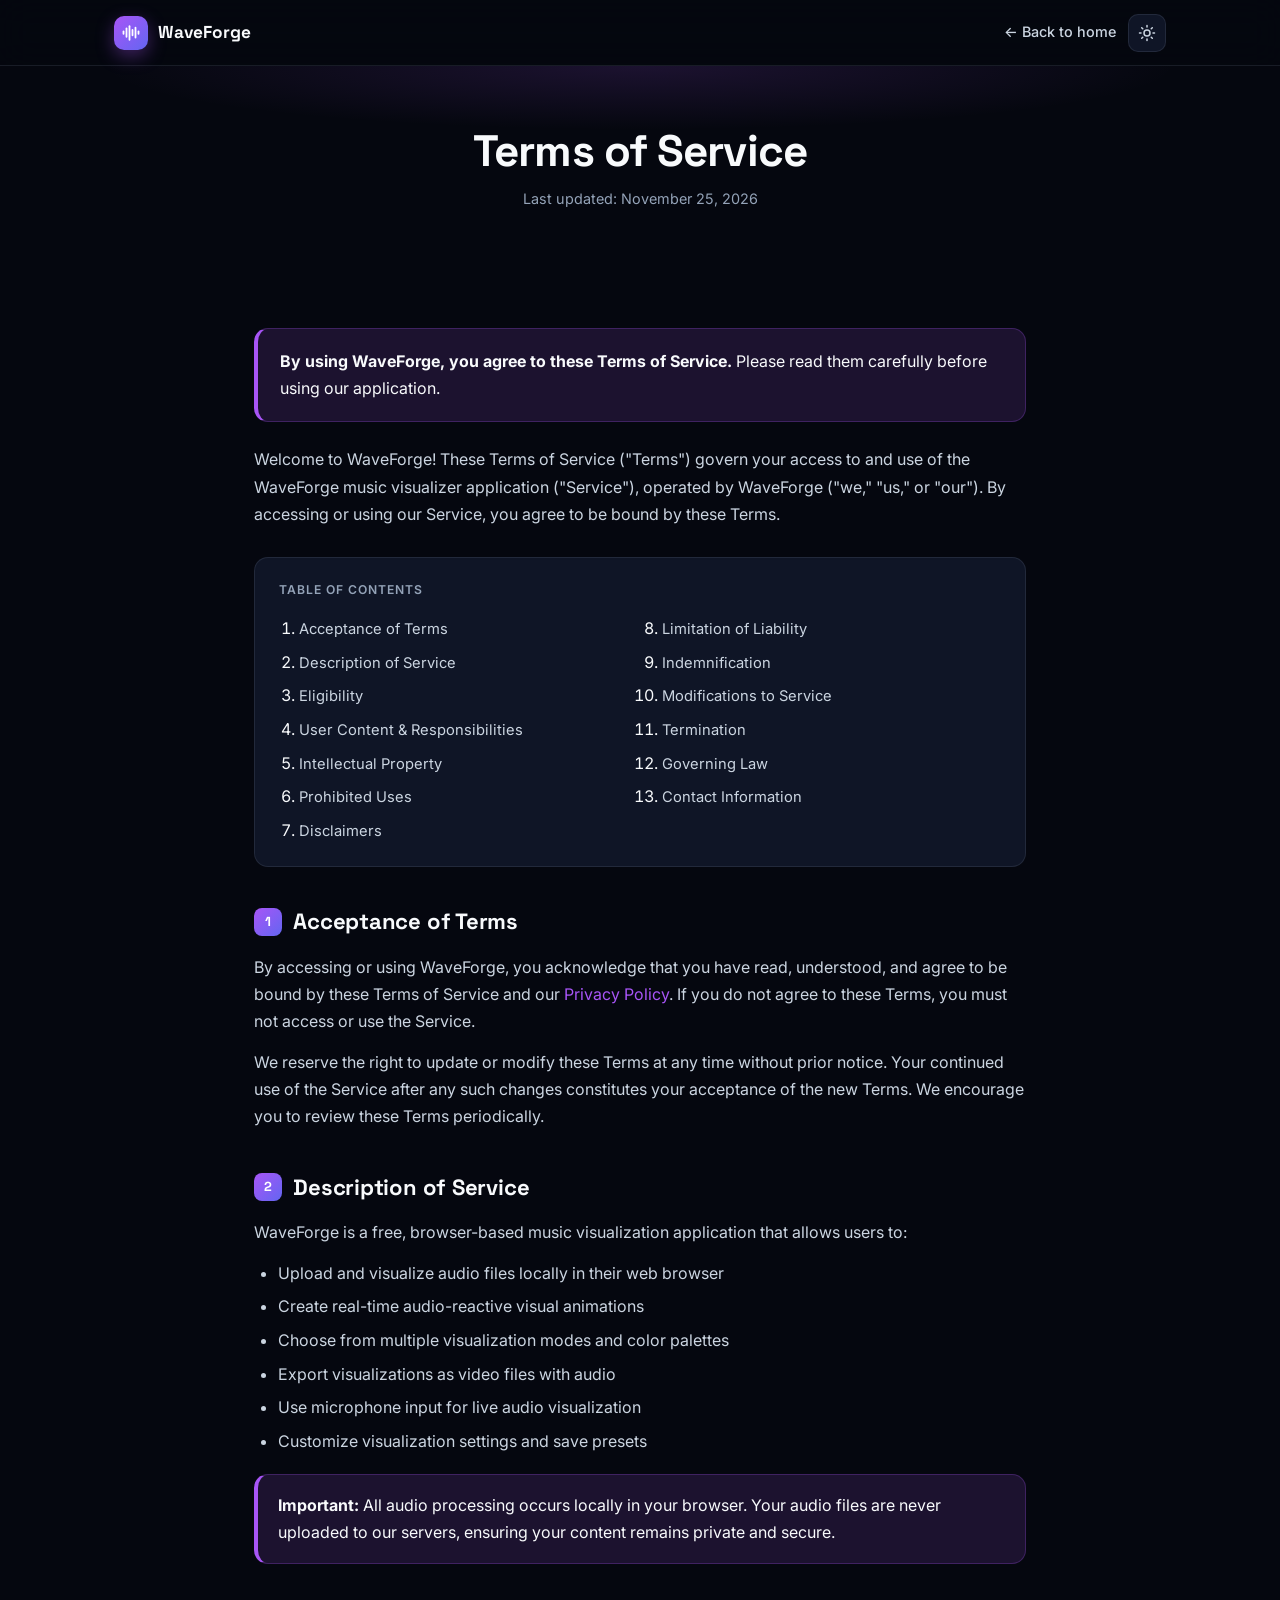
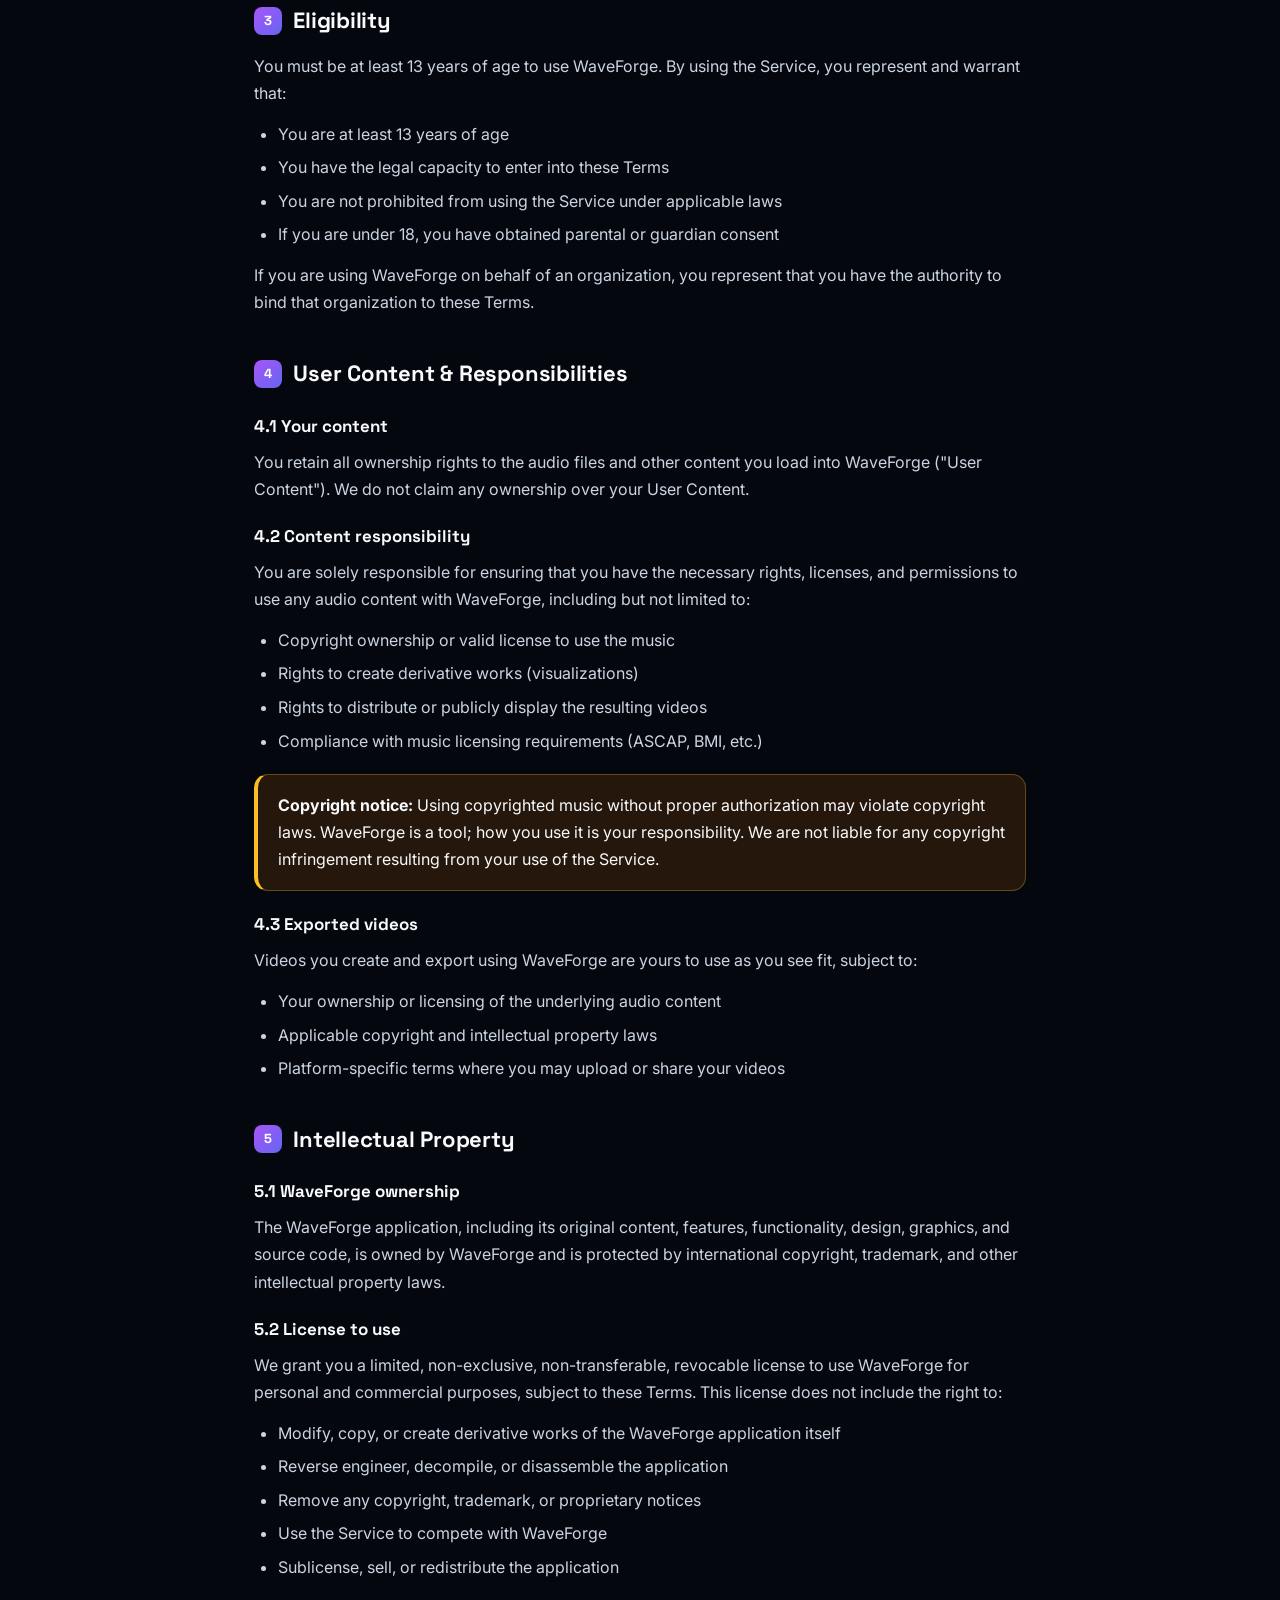
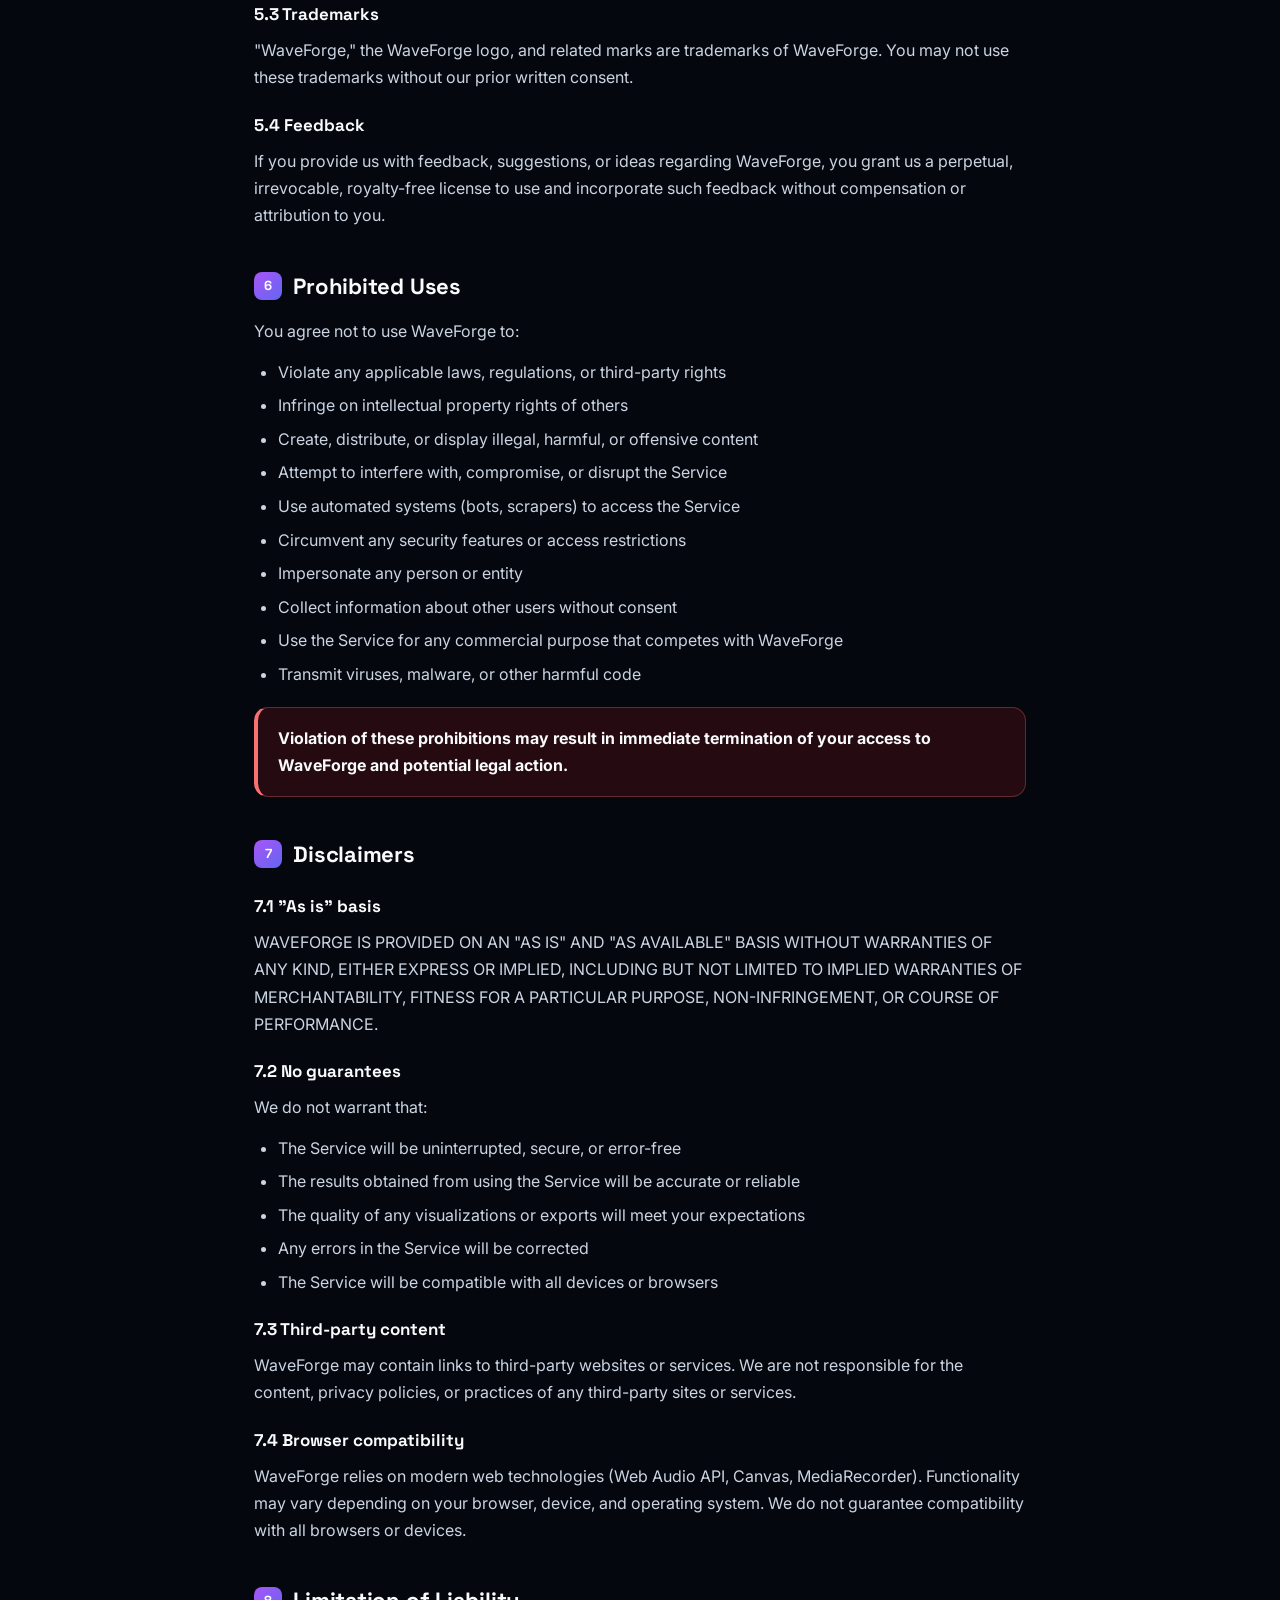
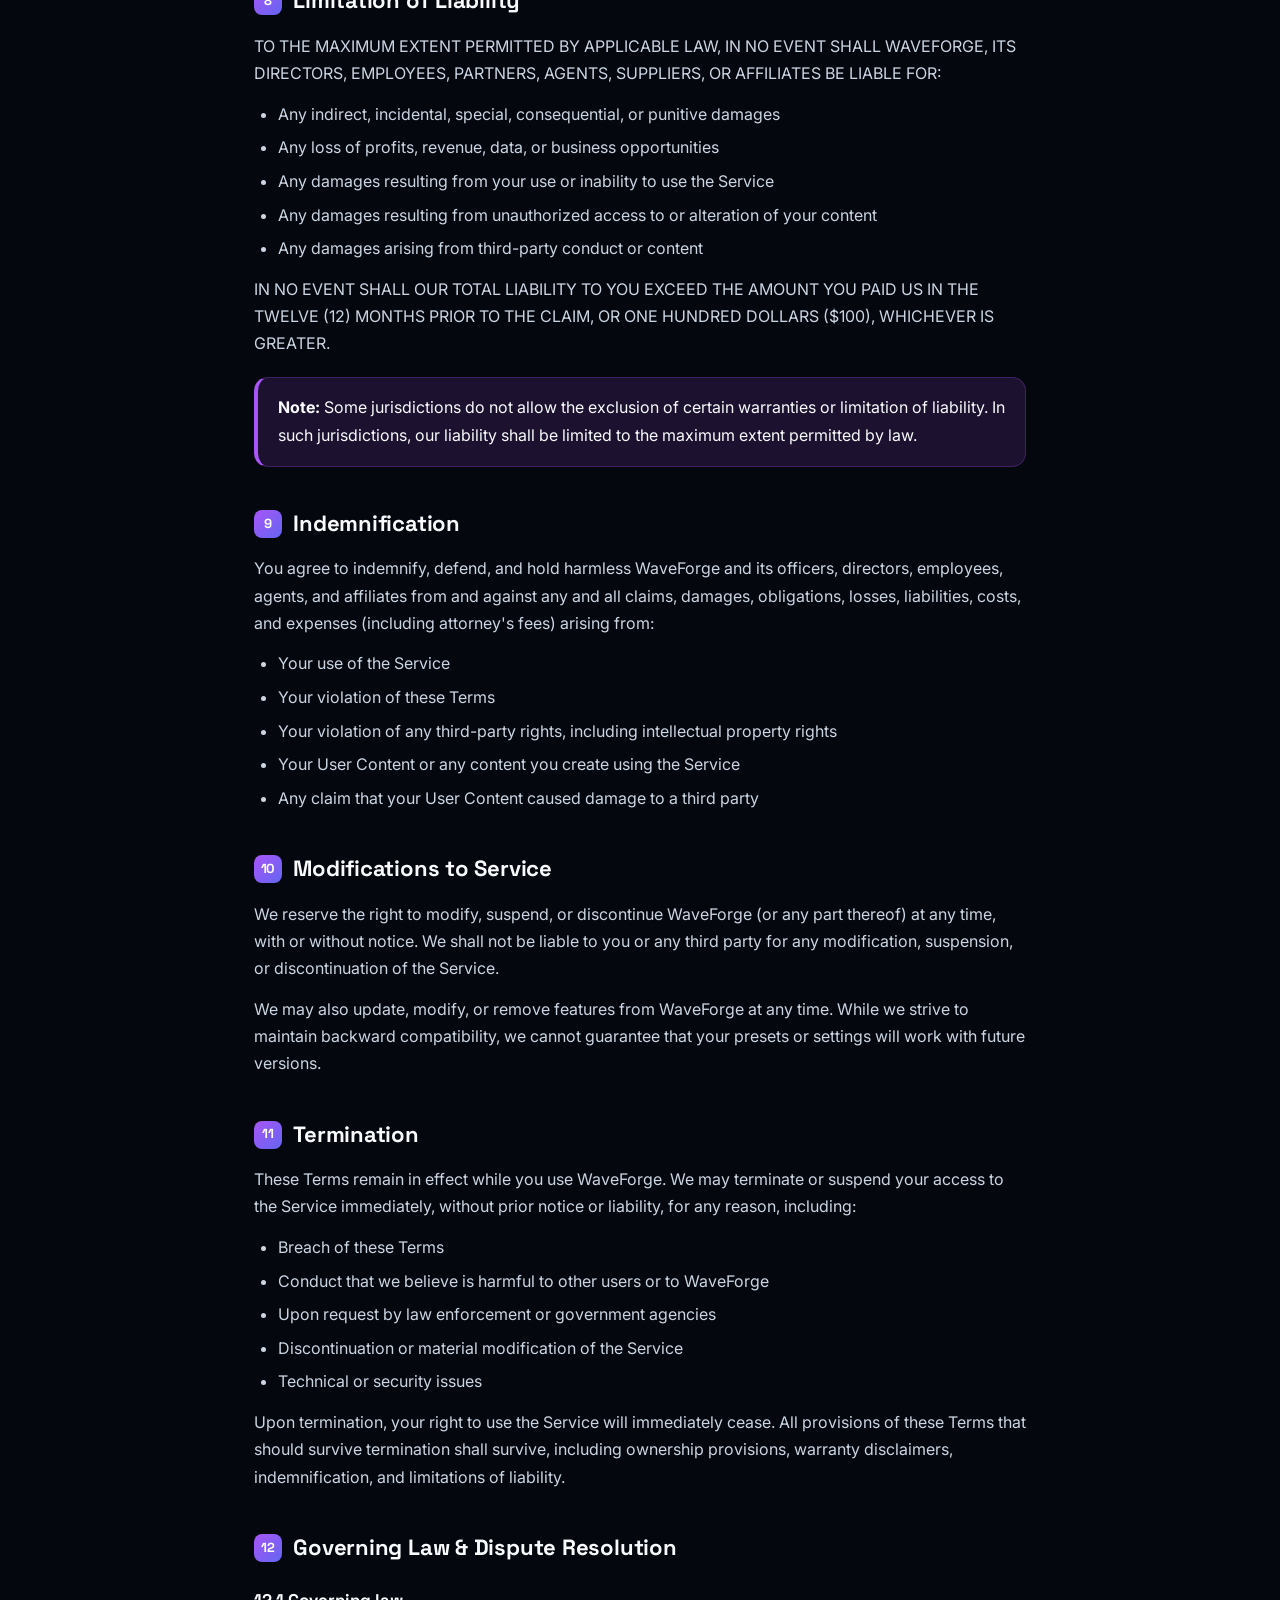
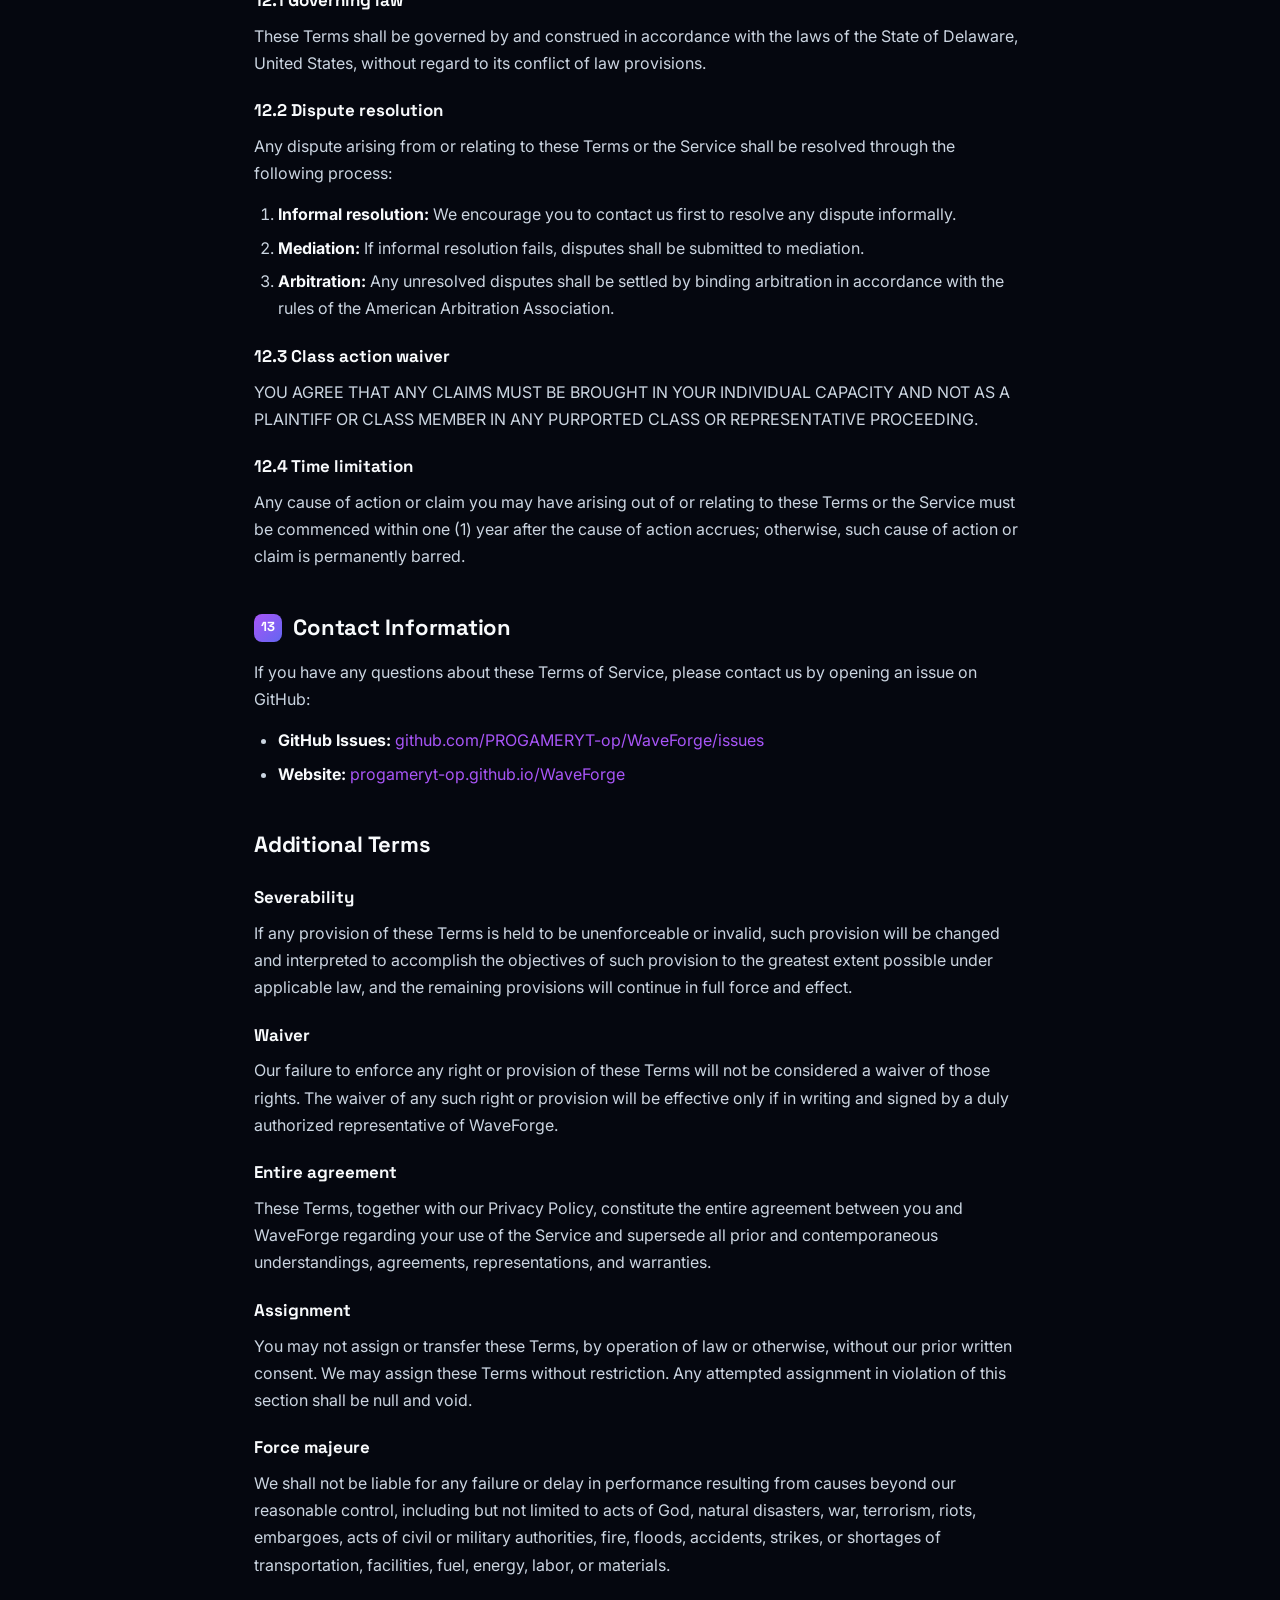
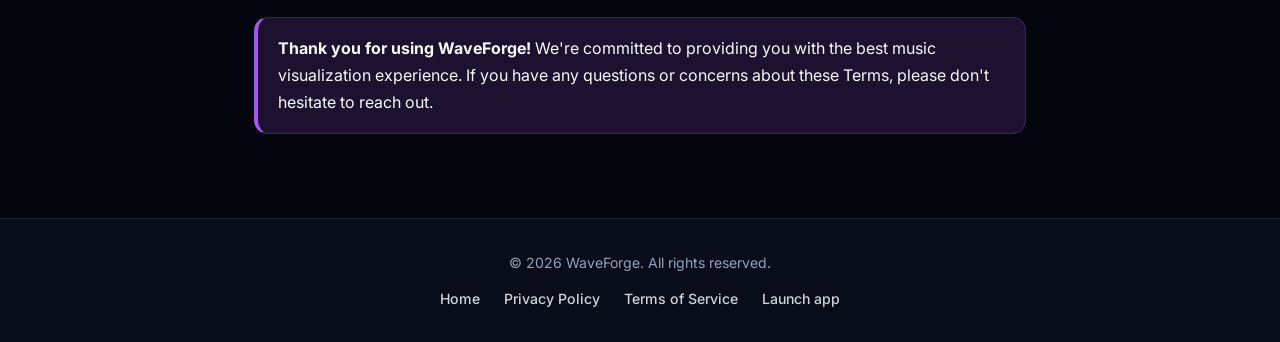
<file: terms.html>
<!DOCTYPE html>
<html lang="en">
<head>
    <script>
        (function () {
            try {
                var stored = localStorage.getItem('wf-theme');
                document.documentElement.setAttribute('data-theme', stored || 'dark');
            } catch (e) { document.documentElement.setAttribute('data-theme', 'dark'); }
        })();
    </script>

    <!-- Google tag (gtag.js) -->
    <script async src="https://www.googletagmanager.com/gtag/js?id=G-DG4Q2KJ2JD"></script>
    <script>
        window.dataLayer = window.dataLayer || [];
        function gtag(){dataLayer.push(arguments);}
        gtag('js', new Date());
        gtag('config', 'G-DG4Q2KJ2JD');
    </script>

    <meta charset="UTF-8">
    <meta name="viewport" content="width=device-width, initial-scale=1.0">
    <meta name="color-scheme" content="light dark">

    <title>Terms of Service — WaveForge</title>
    <meta name="description" content="WaveForge Terms of Service. Read our terms and conditions for using the free online music visualizer.">
    <meta name="robots" content="index, follow">
    <link rel="canonical" href="https://progameryt-op.github.io/WaveForge/terms.html">
    <meta name="theme-color" content="#ffffff" media="(prefers-color-scheme: light)">
    <meta name="theme-color" content="#0b1020" media="(prefers-color-scheme: dark)">

    <meta property="og:type" content="article">
    <meta property="og:url" content="https://progameryt-op.github.io/WaveForge/terms.html">
    <meta property="og:title" content="Terms of Service — WaveForge">
    <meta property="og:description" content="The terms and conditions for using WaveForge.">
    <meta property="og:site_name" content="WaveForge">

    <link rel="icon" type="image/svg+xml" href="assets/img/favicon.svg">

    <link rel="preconnect" href="https://fonts.googleapis.com">
    <link rel="preconnect" href="https://fonts.gstatic.com" crossorigin>
    <link href="https://fonts.googleapis.com/css2?family=Inter:wght@400;500;600;700&family=Space+Grotesk:wght@500;600;700&display=swap" rel="stylesheet">

    <link rel="stylesheet" href="assets/css/legal.css?v=10.1.0">

</head>
<body>
    <nav class="navbar" aria-label="Primary">
        <div class="nav-inner">
            <a href="index.html" class="logo">
                <span class="logo-mark" aria-hidden="true"><svg width="18" height="18" viewBox="0 0 24 24" fill="none" stroke="currentColor" stroke-width="2.4" stroke-linecap="round" stroke-linejoin="round"><path d="M2 10v3"/><path d="M6 6v11"/><path d="M10 3v18"/><path d="M14 8v7"/><path d="M18 5v13"/><path d="M22 10v3"/></svg></span>
                <span>WaveForge</span>
            </a>
            <div class="nav-actions">
                <a href="index.html" class="back-link">← Back to home</a>
                <button class="icon-btn theme-toggle" id="themeToggle" type="button" aria-label="Toggle color theme" title="Toggle theme">
                    <svg class="moon" viewBox="0 0 24 24" fill="none" stroke="currentColor" stroke-width="2" stroke-linecap="round" stroke-linejoin="round" aria-hidden="true"><path d="M21 12.79A9 9 0 1 1 11.21 3 7 7 0 0 0 21 12.79z"/></svg>
                    <svg class="sun" viewBox="0 0 24 24" fill="none" stroke="currentColor" stroke-width="2" stroke-linecap="round" stroke-linejoin="round" aria-hidden="true"><circle cx="12" cy="12" r="4"/><path d="M12 2v2M12 20v2M4.93 4.93l1.41 1.41M17.66 17.66l1.41 1.41M2 12h2M20 12h2M4.93 19.07l1.41-1.41M17.66 6.34l1.41-1.41"/></svg>
                </button>
            </div>
        </div>
    </nav>

    <header class="page-hero">
        <h1>Terms of Service</h1>
        <p class="meta">Last updated: November 25, 2026</p>
    </header>

    <main>
        <!-- RESPONSIVE AD BANNER SLOT -->
        <div class="ad-slot ad-banner" data-wf-ad="responsive" aria-label="Advertisement"></div>

        <div class="acceptance">
            <p><strong>By using WaveForge, you agree to these Terms of Service.</strong> Please read them carefully before using our application.</p>
        </div>

        <p class="intro">Welcome to WaveForge! These Terms of Service ("Terms") govern your access to and use of the WaveForge music visualizer application ("Service"), operated by WaveForge ("we," "us," or "our"). By accessing or using our Service, you agree to be bound by these Terms.</p>

        <nav class="toc" aria-label="Table of contents">
            <h3>Table of contents</h3>
            <ol>
                <li><a href="#acceptance">Acceptance of Terms</a></li>
                <li><a href="#description">Description of Service</a></li>
                <li><a href="#eligibility">Eligibility</a></li>
                <li><a href="#user-content">User Content &amp; Responsibilities</a></li>
                <li><a href="#intellectual-property">Intellectual Property</a></li>
                <li><a href="#prohibited">Prohibited Uses</a></li>
                <li><a href="#disclaimers">Disclaimers</a></li>
                <li><a href="#limitation">Limitation of Liability</a></li>
                <li><a href="#indemnification">Indemnification</a></li>
                <li><a href="#modifications">Modifications to Service</a></li>
                <li><a href="#termination">Termination</a></li>
                <li><a href="#governing-law">Governing Law</a></li>
                <li><a href="#contact">Contact Information</a></li>
            </ol>
        </nav>

        <section class="section" id="acceptance">
            <h2><span class="num">1</span> Acceptance of Terms</h2>
            <p>By accessing or using WaveForge, you acknowledge that you have read, understood, and agree to be bound by these Terms of Service and our <a href="privacy.html">Privacy Policy</a>. If you do not agree to these Terms, you must not access or use the Service.</p>
            <p>We reserve the right to update or modify these Terms at any time without prior notice. Your continued use of the Service after any such changes constitutes your acceptance of the new Terms. We encourage you to review these Terms periodically.</p>
        </section>

        <section class="section" id="description">
            <h2><span class="num">2</span> Description of Service</h2>
            <p>WaveForge is a free, browser-based music visualization application that allows users to:</p>
            <ul>
                <li>Upload and visualize audio files locally in their web browser</li>
                <li>Create real-time audio-reactive visual animations</li>
                <li>Choose from multiple visualization modes and color palettes</li>
                <li>Export visualizations as video files with audio</li>
                <li>Use microphone input for live audio visualization</li>
                <li>Customize visualization settings and save presets</li>
            </ul>
            <div class="callout"><p><strong>Important:</strong> All audio processing occurs locally in your browser. Your audio files are never uploaded to our servers, ensuring your content remains private and secure.</p></div>
        </section>

        <section class="section" id="eligibility">
            <h2><span class="num">3</span> Eligibility</h2>
            <p>You must be at least 13 years of age to use WaveForge. By using the Service, you represent and warrant that:</p>
            <ul>
                <li>You are at least 13 years of age</li>
                <li>You have the legal capacity to enter into these Terms</li>
                <li>You are not prohibited from using the Service under applicable laws</li>
                <li>If you are under 18, you have obtained parental or guardian consent</li>
            </ul>
            <p>If you are using WaveForge on behalf of an organization, you represent that you have the authority to bind that organization to these Terms.</p>
        </section>

        <section class="section" id="user-content">
            <h2><span class="num">4</span> User Content &amp; Responsibilities</h2>

            <h3>4.1 Your content</h3>
            <p>You retain all ownership rights to the audio files and other content you load into WaveForge ("User Content"). We do not claim any ownership over your User Content.</p>

            <h3>4.2 Content responsibility</h3>
            <p>You are solely responsible for ensuring that you have the necessary rights, licenses, and permissions to use any audio content with WaveForge, including but not limited to:</p>
            <ul>
                <li>Copyright ownership or valid license to use the music</li>
                <li>Rights to create derivative works (visualizations)</li>
                <li>Rights to distribute or publicly display the resulting videos</li>
                <li>Compliance with music licensing requirements (ASCAP, BMI, etc.)</li>
            </ul>
            <div class="callout warning"><p><strong>Copyright notice:</strong> Using copyrighted music without proper authorization may violate copyright laws. WaveForge is a tool; how you use it is your responsibility. We are not liable for any copyright infringement resulting from your use of the Service.</p></div>

            <h3>4.3 Exported videos</h3>
            <p>Videos you create and export using WaveForge are yours to use as you see fit, subject to:</p>
            <ul>
                <li>Your ownership or licensing of the underlying audio content</li>
                <li>Applicable copyright and intellectual property laws</li>
                <li>Platform-specific terms where you may upload or share your videos</li>
            </ul>
        </section>

        <section class="section" id="intellectual-property">
            <h2><span class="num">5</span> Intellectual Property</h2>

            <h3>5.1 WaveForge ownership</h3>
            <p>The WaveForge application, including its original content, features, functionality, design, graphics, and source code, is owned by WaveForge and is protected by international copyright, trademark, and other intellectual property laws.</p>

            <h3>5.2 License to use</h3>
            <p>We grant you a limited, non-exclusive, non-transferable, revocable license to use WaveForge for personal and commercial purposes, subject to these Terms. This license does not include the right to:</p>
            <ul>
                <li>Modify, copy, or create derivative works of the WaveForge application itself</li>
                <li>Reverse engineer, decompile, or disassemble the application</li>
                <li>Remove any copyright, trademark, or proprietary notices</li>
                <li>Use the Service to compete with WaveForge</li>
                <li>Sublicense, sell, or redistribute the application</li>
            </ul>

            <h3>5.3 Trademarks</h3>
            <p>"WaveForge," the WaveForge logo, and related marks are trademarks of WaveForge. You may not use these trademarks without our prior written consent.</p>

            <h3>5.4 Feedback</h3>
            <p>If you provide us with feedback, suggestions, or ideas regarding WaveForge, you grant us a perpetual, irrevocable, royalty-free license to use and incorporate such feedback without compensation or attribution to you.</p>
        </section>

        <section class="section" id="prohibited">
            <h2><span class="num">6</span> Prohibited Uses</h2>
            <p>You agree not to use WaveForge to:</p>
            <ul>
                <li>Violate any applicable laws, regulations, or third-party rights</li>
                <li>Infringe on intellectual property rights of others</li>
                <li>Create, distribute, or display illegal, harmful, or offensive content</li>
                <li>Attempt to interfere with, compromise, or disrupt the Service</li>
                <li>Use automated systems (bots, scrapers) to access the Service</li>
                <li>Circumvent any security features or access restrictions</li>
                <li>Impersonate any person or entity</li>
                <li>Collect information about other users without consent</li>
                <li>Use the Service for any commercial purpose that competes with WaveForge</li>
                <li>Transmit viruses, malware, or other harmful code</li>
            </ul>
            <div class="callout danger"><p><strong>Violation of these prohibitions may result in immediate termination of your access to WaveForge and potential legal action.</strong></p></div>
        </section>

        <section class="section" id="disclaimers">
            <h2><span class="num">7</span> Disclaimers</h2>

            <h3>7.1 "As is" basis</h3>
            <p>WAVEFORGE IS PROVIDED ON AN "AS IS" AND "AS AVAILABLE" BASIS WITHOUT WARRANTIES OF ANY KIND, EITHER EXPRESS OR IMPLIED, INCLUDING BUT NOT LIMITED TO IMPLIED WARRANTIES OF MERCHANTABILITY, FITNESS FOR A PARTICULAR PURPOSE, NON-INFRINGEMENT, OR COURSE OF PERFORMANCE.</p>

            <h3>7.2 No guarantees</h3>
            <p>We do not warrant that:</p>
            <ul>
                <li>The Service will be uninterrupted, secure, or error-free</li>
                <li>The results obtained from using the Service will be accurate or reliable</li>
                <li>The quality of any visualizations or exports will meet your expectations</li>
                <li>Any errors in the Service will be corrected</li>
                <li>The Service will be compatible with all devices or browsers</li>
            </ul>

            <h3>7.3 Third-party content</h3>
            <p>WaveForge may contain links to third-party websites or services. We are not responsible for the content, privacy policies, or practices of any third-party sites or services.</p>

            <h3>7.4 Browser compatibility</h3>
            <p>WaveForge relies on modern web technologies (Web Audio API, Canvas, MediaRecorder). Functionality may vary depending on your browser, device, and operating system. We do not guarantee compatibility with all browsers or devices.</p>
        </section>

        <section class="section" id="limitation">
            <h2><span class="num">8</span> Limitation of Liability</h2>
            <p>TO THE MAXIMUM EXTENT PERMITTED BY APPLICABLE LAW, IN NO EVENT SHALL WAVEFORGE, ITS DIRECTORS, EMPLOYEES, PARTNERS, AGENTS, SUPPLIERS, OR AFFILIATES BE LIABLE FOR:</p>
            <ul>
                <li>Any indirect, incidental, special, consequential, or punitive damages</li>
                <li>Any loss of profits, revenue, data, or business opportunities</li>
                <li>Any damages resulting from your use or inability to use the Service</li>
                <li>Any damages resulting from unauthorized access to or alteration of your content</li>
                <li>Any damages arising from third-party conduct or content</li>
            </ul>
            <p>IN NO EVENT SHALL OUR TOTAL LIABILITY TO YOU EXCEED THE AMOUNT YOU PAID US IN THE TWELVE (12) MONTHS PRIOR TO THE CLAIM, OR ONE HUNDRED DOLLARS ($100), WHICHEVER IS GREATER.</p>
            <div class="callout"><p><strong>Note:</strong> Some jurisdictions do not allow the exclusion of certain warranties or limitation of liability. In such jurisdictions, our liability shall be limited to the maximum extent permitted by law.</p></div>
        </section>

        <section class="section" id="indemnification">
            <h2><span class="num">9</span> Indemnification</h2>
            <p>You agree to indemnify, defend, and hold harmless WaveForge and its officers, directors, employees, agents, and affiliates from and against any and all claims, damages, obligations, losses, liabilities, costs, and expenses (including attorney's fees) arising from:</p>
            <ul>
                <li>Your use of the Service</li>
                <li>Your violation of these Terms</li>
                <li>Your violation of any third-party rights, including intellectual property rights</li>
                <li>Your User Content or any content you create using the Service</li>
                <li>Any claim that your User Content caused damage to a third party</li>
            </ul>
        </section>

        <section class="section" id="modifications">
            <h2><span class="num">10</span> Modifications to Service</h2>
            <p>We reserve the right to modify, suspend, or discontinue WaveForge (or any part thereof) at any time, with or without notice. We shall not be liable to you or any third party for any modification, suspension, or discontinuation of the Service.</p>
            <p>We may also update, modify, or remove features from WaveForge at any time. While we strive to maintain backward compatibility, we cannot guarantee that your presets or settings will work with future versions.</p>
        </section>

        <section class="section" id="termination">
            <h2><span class="num">11</span> Termination</h2>
            <p>These Terms remain in effect while you use WaveForge. We may terminate or suspend your access to the Service immediately, without prior notice or liability, for any reason, including:</p>
            <ul>
                <li>Breach of these Terms</li>
                <li>Conduct that we believe is harmful to other users or to WaveForge</li>
                <li>Upon request by law enforcement or government agencies</li>
                <li>Discontinuation or material modification of the Service</li>
                <li>Technical or security issues</li>
            </ul>
            <p>Upon termination, your right to use the Service will immediately cease. All provisions of these Terms that should survive termination shall survive, including ownership provisions, warranty disclaimers, indemnification, and limitations of liability.</p>
        </section>

        <section class="section" id="governing-law">
            <h2><span class="num">12</span> Governing Law &amp; Dispute Resolution</h2>

            <h3>12.1 Governing law</h3>
            <p>These Terms shall be governed by and construed in accordance with the laws of the State of Delaware, United States, without regard to its conflict of law provisions.</p>

            <h3>12.2 Dispute resolution</h3>
            <p>Any dispute arising from or relating to these Terms or the Service shall be resolved through the following process:</p>
            <ol>
                <li><strong>Informal resolution:</strong> We encourage you to contact us first to resolve any dispute informally.</li>
                <li><strong>Mediation:</strong> If informal resolution fails, disputes shall be submitted to mediation.</li>
                <li><strong>Arbitration:</strong> Any unresolved disputes shall be settled by binding arbitration in accordance with the rules of the American Arbitration Association.</li>
            </ol>

            <h3>12.3 Class action waiver</h3>
            <p>YOU AGREE THAT ANY CLAIMS MUST BE BROUGHT IN YOUR INDIVIDUAL CAPACITY AND NOT AS A PLAINTIFF OR CLASS MEMBER IN ANY PURPORTED CLASS OR REPRESENTATIVE PROCEEDING.</p>

            <h3>12.4 Time limitation</h3>
            <p>Any cause of action or claim you may have arising out of or relating to these Terms or the Service must be commenced within one (1) year after the cause of action accrues; otherwise, such cause of action or claim is permanently barred.</p>
        </section>

        <section class="section" id="contact">
            <h2><span class="num">13</span> Contact Information</h2>
            <p>If you have any questions about these Terms of Service, please contact us by opening an issue on GitHub:</p>
            <ul>
                <li><strong>GitHub Issues:</strong> <a href="https://github.com/PROGAMERYT-op/WaveForge/issues" target="_blank" rel="noopener">github.com/PROGAMERYT-op/WaveForge/issues</a></li>
                <li><strong>Website:</strong> <a href="https://progameryt-op.github.io/WaveForge/">progameryt-op.github.io/WaveForge</a></li>
            </ul>
        </section>

        <section class="section">
            <h2>Additional Terms</h2>

            <h3>Severability</h3>
            <p>If any provision of these Terms is held to be unenforceable or invalid, such provision will be changed and interpreted to accomplish the objectives of such provision to the greatest extent possible under applicable law, and the remaining provisions will continue in full force and effect.</p>

            <h3>Waiver</h3>
            <p>Our failure to enforce any right or provision of these Terms will not be considered a waiver of those rights. The waiver of any such right or provision will be effective only if in writing and signed by a duly authorized representative of WaveForge.</p>

            <h3>Entire agreement</h3>
            <p>These Terms, together with our Privacy Policy, constitute the entire agreement between you and WaveForge regarding your use of the Service and supersede all prior and contemporaneous understandings, agreements, representations, and warranties.</p>

            <h3>Assignment</h3>
            <p>You may not assign or transfer these Terms, by operation of law or otherwise, without our prior written consent. We may assign these Terms without restriction. Any attempted assignment in violation of this section shall be null and void.</p>

            <h3>Force majeure</h3>
            <p>We shall not be liable for any failure or delay in performance resulting from causes beyond our reasonable control, including but not limited to acts of God, natural disasters, war, terrorism, riots, embargoes, acts of civil or military authorities, fire, floods, accidents, strikes, or shortages of transportation, facilities, fuel, energy, labor, or materials.</p>
        </section>

        <div class="callout">
            <p><strong>Thank you for using WaveForge!</strong> We're committed to providing you with the best music visualization experience. If you have any questions or concerns about these Terms, please don't hesitate to reach out.</p>
        </div>
    </main>

    <footer class="footer">
        <p>© <span id="year">2026</span> WaveForge. All rights reserved.</p>
        <div class="footer-links">
            <a href="index.html">Home</a>
            <a href="privacy.html">Privacy Policy</a>
            <a href="terms.html">Terms of Service</a>
            <a href="visualizer.html?v=10.1.0">Launch app</a>
        </div>
    </footer>


    <button type="button" class="back-to-top" id="backToTop" aria-label="Back to top" title="Back to top">
        <svg width="18" height="18" viewBox="0 0 24 24" fill="none" stroke="currentColor" stroke-width="2.4" stroke-linecap="round" stroke-linejoin="round" aria-hidden="true"><path d="m18 15-6-6-6 6"/></svg>
    </button>

    <script src="assets/js/ads.js?v=10.1.0"></script>
    <script src="assets/js/legal.js?v=10.1.0"></script>
</body>
</html>
</file>
<file: assets/css/landing.css>
/* ==========================================================================
   WaveForge Studio 8.0 — Premium SaaS Landing Page & Phonk Templates Stylesheet
   ========================================================================== */

:root,
[data-theme="dark"] {
    --bg: #09090b;
    --bg-alt: #0e0e12;
    --surface: rgba(24, 24, 27, 0.84);
    --surface-solid: #111114;
    --surface-2: #18181b;
    --text: #fafafa;
    --text-muted: #a1a1aa;
    --text-subtle: #71717a;
    --border: rgba(255, 255, 255, 0.08);
    --border-strong: rgba(255, 255, 255, 0.15);
    --accent: #6366f1;
    --accent-2: #818cf8;
    --accent-3: #4f46e5;
    --accent-soft: rgba(99, 102, 241, 0.14);
    --shadow-sm: 0 8px 30px rgba(0, 0, 0, 0.35);
    --shadow-lg: 0 24px 70px rgba(0, 0, 0, 0.65);
    --focus-ring: 0 0 0 3px rgba(168, 85, 247, 0.55);
}

[data-theme="light"] {
    --bg: #f8fafc;
    --bg-alt: #f1f5f9;
    --surface: rgba(255, 255, 255, 0.94);
    --surface-solid: #ffffff;
    --surface-2: #e2e8f0;
    --text: #0f172a;
    --text-muted: #475569;
    --text-subtle: #64748b;
    --border: rgba(15, 23, 42, 0.11);
    --border-strong: rgba(15, 23, 42, 0.22);
    --accent: #7c3aed;
    --accent-2: #0891b2;
    --accent-3: #4f46e5;
    --accent-soft: rgba(124, 58, 237, 0.11);
    --shadow-sm: 0 8px 24px rgba(15, 23, 42, 0.06);
    --shadow-lg: 0 24px 60px rgba(15, 23, 42, 0.12);
    --focus-ring: 0 0 0 3px rgba(124, 58, 237, 0.42);
}

:root {
    --font-sans: 'Inter', -apple-system, BlinkMacSystemFont, 'Segoe UI', Roboto, sans-serif;
    --font-display: 'Plus Jakarta Sans', 'Inter', sans-serif;
    --font-mono: 'JetBrains Mono', monospace;
    --radius-sm: 10px;
    --radius-md: 14px;
    --radius-lg: 20px;
    --transition: 0.22s cubic-bezier(0.16, 1, 0.3, 1);
}

*, *::before, *::after { box-sizing: border-box; margin: 0; padding: 0; }
html { scroll-behavior: smooth; -webkit-font-smoothing: antialiased; }
body {
    font-family: var(--font-sans);
    background-color: var(--bg);
    color: var(--text);
    line-height: 1.6;
    overflow-x: hidden;
    position: relative;
    transition: background-color 0.25s ease, color 0.25s ease;
}
body.menu-open { overflow: hidden; }

/* ACCESSIBILITY */
.skip-link {
    position: fixed; top: -100px; left: 16px; z-index: 200;
    background: var(--accent); color: #fff; padding: 10px 16px;
    border-radius: 10px; font-weight: 600; font-size: 0.86rem; text-decoration: none;
    transition: top 0.2s ease;
}
.skip-link:focus { top: 14px; outline: none; box-shadow: var(--focus-ring); }

a:focus-visible, button:focus-visible {
    outline: none;
    box-shadow: var(--focus-ring);
}

/* SCROLL PROGRESS BAR */
.scroll-progress {
    position: fixed; top: 0; left: 0; height: 2.5px; width: 0%; z-index: 120;
    background: linear-gradient(90deg, #a855f7, #00f2ff, #ec4899);
    pointer-events: none; transition: width 0.08s linear;
}

.ambient-glow { position: fixed; pointer-events: none; z-index: 0; filter: blur(130px); opacity: 0.26; border-radius: 50%; }
[data-theme="light"] .ambient-glow { opacity: 0.14; }
.glow-1 { width: 620px; height: 420px; background: radial-gradient(circle, rgba(99,102,241,0.55) 0%, transparent 70%); top: -140px; left: 50%; transform: translateX(-60%); opacity: 0.18; }
.glow-2 { width: 500px; height: 380px; background: radial-gradient(circle, rgba(129,140,248,0.4) 0%, transparent 70%); top: 140px; left: 50%; transform: translateX(10%); opacity: 0.12; }

.container { width: 100%; max-width: 1180px; margin: 0 auto; padding: 0 24px; position: relative; z-index: 1; }

/* SCROLL REVEAL ANIMATION */
.reveal {
    opacity: 0;
    transform: translateY(18px);
    transition: opacity 0.55s cubic-bezier(0.16, 1, 0.3, 1), transform 0.55s cubic-bezier(0.16, 1, 0.3, 1);
}
.reveal.in-view { opacity: 1; transform: translateY(0); }
@media (prefers-reduced-motion: reduce) {
    .reveal { opacity: 1; transform: none; transition: none; }
    .tlc-ring, .pulse-dot { animation: none !important; }
}

/* NAVBAR */
.navbar {
    position: sticky; top: 0; z-index: 60; height: 68px;
    background: color-mix(in srgb, var(--bg) 84%, transparent);
    backdrop-filter: blur(18px) saturate(160%); -webkit-backdrop-filter: blur(18px) saturate(160%);
    border-bottom: 1px solid var(--border);
}
.nav-inner { max-width: 1180px; height: 100%; margin: 0 auto; padding: 0 24px; display: flex; align-items: center; justify-content: space-between; gap: 16px; }
.logo { display: inline-flex; align-items: center; gap: 10px; text-decoration: none; color: var(--text); font-family: var(--font-display); font-weight: 700; font-size: 1.12rem; flex-shrink: 0; }
.logo-mark { width: 34px; height: 34px; border-radius: 10px; background: linear-gradient(135deg, var(--accent), var(--accent-3)); color: #fff; display: inline-flex; align-items: center; justify-content: center; box-shadow: 0 6px 20px rgba(168, 85, 247, 0.38); }
.version-chip { font-family: var(--font-mono); font-size: 0.68rem; font-weight: 600; padding: 2px 7px; border-radius: 99px; background: var(--accent-soft); color: var(--accent); border: 1px solid color-mix(in srgb, var(--accent) 32%, transparent); }

.nav-links { display: flex; align-items: center; gap: 22px; list-style: none; }
.nav-links a {
    color: var(--text-muted); text-decoration: none; font-size: 0.88rem; font-weight: 500;
    padding: 6px 2px; position: relative; transition: color var(--transition);
}
.nav-links a::after {
    content: ''; position: absolute; left: 0; right: 0; bottom: 0; height: 2px;
    background: var(--accent); border-radius: 99px; transform: scaleX(0); transition: transform var(--transition);
}
.nav-links a:hover, .nav-links a.active-link { color: var(--text); }
.nav-links a.active-link::after { transform: scaleX(1); }
.nav-actions { display: flex; align-items: center; gap: 10px; }

.icon-btn {
    width: 38px; height: 38px; border-radius: 10px; border: 1px solid var(--border);
    background: var(--surface); color: var(--text-muted);
    display: inline-flex; align-items: center; justify-content: center; cursor: pointer;
    transition: all var(--transition);
}
.icon-btn:hover { color: var(--text); border-color: var(--border-strong); transform: translateY(-1px); }
.icon-btn svg { width: 18px; height: 18px; }
[data-theme="dark"] .theme-toggle .moon { display: none; }
[data-theme="light"] .theme-toggle .sun { display: none; }

/* BUTTONS */
.btn {
    display: inline-flex; align-items: center; gap: 8px; padding: 9px 18px; border-radius: 10px;
    font-size: 0.88rem; font-weight: 600; text-decoration: none; cursor: pointer;
    transition: all var(--transition); border: 1px solid transparent; white-space: nowrap;
}
.btn-lg { padding: 13px 24px; font-size: 0.96rem; border-radius: 12px; }
.btn-primary { background: var(--accent); color: #ffffff; box-shadow: 0 2px 12px rgba(99, 102, 241, 0.32); }
.btn-primary:hover { background: var(--accent-3); transform: translateY(-1px); box-shadow: 0 6px 20px rgba(99, 102, 241, 0.42); }
.btn-secondary { background: var(--surface); color: var(--text); border-color: var(--border-strong); backdrop-filter: blur(10px); }
.btn-secondary:hover { border-color: var(--accent); color: var(--accent); transform: translateY(-1px); }

/* FIXED MOBILE DRAWER MENU */
.mobile-toggle {
    display: none; width: 38px; height: 38px; border: 1px solid var(--border); border-radius: 10px;
    background: var(--surface); flex-direction: column; align-items: center; justify-content: center; gap: 4.5px; cursor: pointer;
    transition: border-color var(--transition);
}
.mobile-toggle span { width: 16px; height: 2px; background: var(--text); border-radius: 2px; transition: transform 0.24s ease, opacity 0.2s ease; }
.mobile-toggle.open span:nth-child(1) { transform: translateY(6.5px) rotate(45deg); }
.mobile-toggle.open span:nth-child(2) { opacity: 0; }
.mobile-toggle.open span:nth-child(3) { transform: translateY(-6.5px) rotate(-45deg); }

.mobile-backdrop {
    position: fixed; inset: 0; top: 68px; z-index: 58;
    background: rgba(3, 6, 17, 0.62); backdrop-filter: blur(6px); -webkit-backdrop-filter: blur(6px);
    opacity: 0; pointer-events: none; transition: opacity 0.22s ease;
}
.mobile-backdrop.open { opacity: 1; pointer-events: auto; }

.mobile-menu {
    position: fixed; top: 68px; left: 0; right: 0; z-index: 59;
    padding: 14px 20px 22px; background: var(--surface-solid);
    border-bottom: 1px solid var(--border-strong); box-shadow: var(--shadow-lg);
    transform: translateY(-16px); opacity: 0; pointer-events: none;
    transition: transform 0.24s cubic-bezier(0.16, 1, 0.3, 1), opacity 0.2s ease;
}
.mobile-menu.open { transform: translateY(0); opacity: 1; pointer-events: auto; }
.mobile-menu ul { list-style: none; margin-bottom: 16px; }
.mobile-menu li a {
    display: flex; align-items: center; justify-content: space-between;
    padding: 12px 4px; color: var(--text); text-decoration: none; font-weight: 500;
    border-bottom: 1px solid var(--border); font-size: 0.95rem;
}
.mobile-menu li:last-child a { border-bottom: none; }

/* HERO */
.hero { padding: 68px 0 36px; text-align: center; }
.hero-inner { max-width: 840px; margin: 0 auto; }
.eyebrow-pill {
    display: inline-flex; align-items: center; gap: 8px; padding: 6px 14px; border-radius: 999px;
    background: var(--surface); border: 1px solid var(--border-strong); color: var(--text-muted);
    font-size: 0.78rem; font-weight: 500; text-decoration: none; margin-bottom: 22px;
    transition: border-color var(--transition), transform var(--transition), color var(--transition);
}
.eyebrow-pill:hover { border-color: var(--accent); color: var(--text); transform: translateY(-1px); }
.pulse-dot { width: 7px; height: 7px; flex-shrink: 0; border-radius: 50%; background: var(--accent-2); animation: pulseDot 2s ease-in-out infinite; }
@keyframes pulseDot { 0%, 100% { transform: scale(1); opacity: 1; } 50% { transform: scale(1.35); opacity: 0.65; } }
.hero h1 { font-family: var(--font-display); font-size: clamp(2.1rem, 5.2vw, 3.85rem); font-weight: 700; line-height: 1.08; letter-spacing: -0.03em; margin-bottom: 18px; }
.gradient-text { background: linear-gradient(135deg, #ffffff 0%, #a5b4fc 55%, #818cf8 100%); -webkit-background-clip: text; background-clip: text; color: transparent; }
[data-theme="light"] .gradient-text { background: linear-gradient(135deg, #7c3aed 0%, #0891b2 55%, #db2777 100%); -webkit-background-clip: text; background-clip: text; color: transparent; }
.hero .lead { font-size: clamp(0.96rem, 1.8vw, 1.12rem); color: var(--text-muted); max-width: 700px; margin: 0 auto 28px; }
.hero-actions { display: flex; align-items: center; justify-content: center; gap: 14px; flex-wrap: wrap; margin-bottom: 24px; }
.hero-trust { display: flex; align-items: center; justify-content: center; gap: 18px; flex-wrap: wrap; font-size: 0.82rem; color: var(--text-muted); }
.trust-item { display: inline-flex; align-items: center; gap: 6px; }
.trust-item svg { color: #10b981; flex-shrink: 0; }

/* SECTIONS & GRIDS */
.block { padding: 72px 0; scroll-margin-top: 68px; }
.block.alt { background: var(--bg-alt); border-top: 1px solid var(--border); border-bottom: 1px solid var(--border); }
.section-head { text-align: center; max-width: 680px; margin: 0 auto 38px; }
.eyebrow { display: inline-block; font-family: var(--font-mono); font-size: 0.74rem; font-weight: 600; text-transform: uppercase; letter-spacing: 0.12em; color: var(--accent); margin-bottom: 8px; }
.section-head h2 { font-family: var(--font-display); font-size: clamp(1.65rem, 3.4vw, 2.4rem); font-weight: 700; margin-bottom: 10px; line-height: 1.18; }
.section-head p { color: var(--text-muted); font-size: 0.96rem; }

.grid { display: grid; gap: 20px; }
.grid-3 { grid-template-columns: repeat(3, 1fr); }

/* TRENDING TEMPLATES CARDS ON LANDING PAGE */
.tpl-landing-card {
    background: var(--surface); border: 1px solid var(--border); border-radius: 18px; overflow: hidden;
    text-decoration: none; color: var(--text); display: flex; flex-direction: column;
    transition: transform 0.25s ease, border-color 0.25s ease, box-shadow 0.25s ease, opacity 0.55s ease;
}
.tpl-landing-card:hover {
    transform: translateY(-4px); border-color: var(--c, #a855f7);
    box-shadow: 0 18px 45px rgba(0, 0, 0, 0.35), 0 0 28px color-mix(in srgb, var(--c, #a855f7) 25%, transparent);
}
.tlc-visual {
    height: 145px; background: radial-gradient(circle at 50% 50%, color-mix(in srgb, var(--c, #a855f7) 40%, #060814), #03040a 82%);
    position: relative; display: flex; align-items: center; justify-content: center;
}
.tlc-ring {
    width: 68px; height: 68px; border-radius: 50%; border: 3.5px solid #ffffff;
    box-shadow: 0 0 24px var(--c, #a855f7), inset 0 0 16px var(--c, #a855f7); background: #05030d;
    transition: transform 0.35s cubic-bezier(0.16, 1, 0.3, 1);
}
.tpl-landing-card:hover .tlc-ring { transform: scale(1.1); }
.tlc-pill {
    position: absolute; top: 12px; left: 12px; font-family: var(--font-mono); font-size: 0.64rem; font-weight: 700;
    padding: 3px 9px; border-radius: 99px; background: rgba(0, 0, 0, 0.72); border: 1px solid rgba(255, 255, 255, 0.18); color: #fff;
}
.tlc-info { padding: 20px; display: flex; flex-direction: column; flex: 1; }
.tlc-info h3 { font-family: var(--font-display); font-size: 1.12rem; font-weight: 700; margin-bottom: 6px; }
.tlc-info p { font-size: 0.84rem; color: var(--text-muted); margin-bottom: 14px; flex: 1; }
.tlc-cta { font-size: 0.82rem; font-weight: 700; color: var(--c, #a855f7); display: inline-flex; align-items: center; gap: 4px; }
[data-theme="light"] .tlc-cta { color: var(--accent); }

/* STUDIO SHOWCASE */
.showcase-section { padding: 10px 0 64px; }
.studio-frame { border-radius: var(--radius-lg); background: #060914; border: 1px solid rgba(148, 163, 184, 0.22); box-shadow: var(--shadow-lg); overflow: hidden; }
.studio-frame-top { display: flex; align-items: center; justify-content: space-between; padding: 12px 18px; background: #0b1022; border-bottom: 1px solid rgba(255, 255, 255, 0.07); font-size: 0.76rem; color: #94a3b8; gap: 10px; }
.window-dots { display: flex; gap: 7px; flex-shrink: 0; }
.wdot { width: 10px; height: 10px; border-radius: 50%; }
.wdot.r { background: #ef4444; } .wdot.y { background: #f59e0b; } .wdot.g { background: #10b981; }
.window-title { display: inline-flex; align-items: center; gap: 8px; font-family: var(--font-mono); font-size: 0.74rem; color: #cbd5e1; min-width: 0; overflow: hidden; text-overflow: ellipsis; white-space: nowrap; }
.live-indicator { width: 6px; height: 6px; border-radius: 50%; background: #a855f7; box-shadow: 0 0 8px #a855f7; flex-shrink: 0; }
.window-meta { font-family: var(--font-mono); font-size: 0.72rem; color: #64748b; flex-shrink: 0; }
#heroPreviewCanvas { width: 100%; height: 340px; display: block; background: radial-gradient(circle at 50% 50%, #160d2e 0%, #050711 100%); }
.studio-frame-dock { display: flex; align-items: center; justify-content: space-between; gap: 14px; padding: 14px 18px; background: #0b1022; border-top: 1px solid rgba(255, 255, 255, 0.08); flex-wrap: wrap; }
.dock-group { display: flex; align-items: center; gap: 8px; flex-wrap: wrap; }
.dock-label { font-family: var(--font-mono); font-size: 0.68rem; text-transform: uppercase; color: #64748b; flex-shrink: 0; }
.preview-pill-group { display: flex; gap: 6px; flex-wrap: wrap; }
.preview-pill {
    background: rgba(255, 255, 255, 0.04); border: 1px solid rgba(255, 255, 255, 0.1);
    color: #94a3b8; font-family: var(--font-sans); font-size: 0.76rem; font-weight: 600;
    padding: 6px 12px; border-radius: 8px; cursor: pointer; transition: all var(--transition);
}
.preview-pill:hover { color: #fff; border-color: rgba(168, 85, 247, 0.45); }
.preview-pill.active { background: #a855f7; color: #ffffff; border-color: #a855f7; }
.preview-audio-btn {
    display: inline-flex; align-items: center; gap: 6px; font-size: 0.78rem; font-weight: 600;
    color: #34d399; background: rgba(16, 185, 129, 0.12); border: 1px solid rgba(16, 185, 129, 0.32);
    padding: 7px 13px; border-radius: 8px; cursor: pointer; transition: all var(--transition);
}
.preview-audio-btn:hover { background: rgba(16, 185, 129, 0.22); }
.preview-audio-btn.playing { background: #10b981; color: #04130d; }
.dock-launch-link {
    display: inline-flex; align-items: center; gap: 6px; font-size: 0.8rem; font-weight: 600;
    color: #00f2ff; text-decoration: none; padding: 7px 14px; border-radius: 8px;
    background: rgba(0, 242, 255, 0.1); border: 1px solid rgba(0, 242, 255, 0.25); transition: all var(--transition);
}
.dock-launch-link:hover { background: rgba(0, 242, 255, 0.2); }

/* BENTO & MODES */
.bento-grid { display: grid; grid-template-columns: repeat(3, 1fr); gap: 20px; }
.bento-card { background: var(--surface); border: 1px solid var(--border); border-radius: var(--radius-lg); padding: 28px; position: relative; transition: border-color var(--transition), transform var(--transition); }
.bento-card:hover { border-color: var(--border-strong); transform: translateY(-2px); }
.bento-span-2 { grid-column: span 2; }
.bento-badge {
    display: inline-block; font-family: var(--font-mono); font-size: 0.64rem; font-weight: 600;
    padding: 3px 9px; border-radius: 99px; background: var(--accent-soft); color: var(--accent);
    border: 1px solid color-mix(in srgb, var(--accent) 32%, transparent); margin-bottom: 12px;
}
.bento-card h3 { font-family: var(--font-display); font-size: 1.2rem; margin-bottom: 8px; }
.bento-card p { color: var(--text-muted); font-size: 0.92rem; }

/* MODE FILTER PILLS */
.mode-filter-bar { display: flex; justify-content: center; flex-wrap: wrap; gap: 8px; margin-bottom: 26px; }
.mode-filter-btn {
    padding: 7px 15px; border-radius: 99px; font-family: var(--font-sans); font-size: 0.8rem; font-weight: 600;
    background: var(--surface); border: 1px solid var(--border); color: var(--text-muted); cursor: pointer;
    transition: all var(--transition);
}
.mode-filter-btn:hover { color: var(--text); border-color: var(--border-strong); }
.mode-filter-btn.active { background: var(--accent); color: #fff; border-color: var(--accent); box-shadow: 0 6px 18px color-mix(in srgb, var(--accent) 35%, transparent); }

.modes-showcase-grid { display: grid; grid-template-columns: repeat(4, 1fr); gap: 16px; }
.mode-showcase-card {
    background: var(--surface); border: 1px solid var(--border); border-radius: var(--radius-md);
    padding: 20px; text-decoration: none; color: var(--text); display: flex; flex-direction: column;
    justify-content: space-between; transition: all var(--transition);
}
.mode-showcase-card.filtered-out { display: none; }
.mode-showcase-card:hover { border-color: var(--accent); transform: translateY(-3px); box-shadow: var(--shadow-sm); }
.mode-showcase-card.featured { background: linear-gradient(180deg, var(--accent-soft) 0%, var(--surface) 100%); border-color: color-mix(in srgb, var(--accent) 32%, transparent); }
.msc-top { display: flex; align-items: center; justify-content: space-between; margin-bottom: 10px; }
.msc-num { font-family: var(--font-mono); font-size: 0.7rem; color: var(--text-subtle); }
.msc-tag { font-family: var(--font-mono); font-size: 0.62rem; font-weight: 600; padding: 2px 7px; border-radius: 99px; background: var(--accent-soft); color: var(--accent); }
.mode-showcase-card h3 { font-family: var(--font-display); font-size: 1.02rem; margin-bottom: 6px; }
.mode-showcase-card p { font-size: 0.82rem; color: var(--text-muted); margin-bottom: 14px; flex: 1; }
.msc-action { font-size: 0.78rem; font-weight: 600; color: var(--accent); }

/* COMPARE & FAQ */
.compare-table-wrap { overflow-x: auto; border: 1px solid var(--border); border-radius: var(--radius-lg); background: var(--surface); }
.compare-table { width: 100%; border-collapse: collapse; text-align: left; font-size: 0.9rem; min-width: 560px; }
.compare-table th, .compare-table td { padding: 15px 20px; border-bottom: 1px solid var(--border); }
.compare-table tr:last-child td { border-bottom: none; }
.compare-table th { font-family: var(--font-display); background: var(--surface-2); }
.compare-table .highlight-col { background: var(--accent-soft); color: var(--text); }

.faq-list { max-width: 780px; margin: 0 auto; display: flex; flex-direction: column; gap: 12px; }
.faq-item { background: var(--surface); border: 1px solid var(--border); border-radius: var(--radius-md); overflow: hidden; transition: border-color var(--transition); }
.faq-item.open { border-color: color-mix(in srgb, var(--accent) 42%, transparent); }
.faq-q {
    width: 100%; padding: 18px 22px; background: none; border: none; color: var(--text);
    font-family: var(--font-sans); font-size: 0.95rem; font-weight: 600; text-align: left;
    display: flex; align-items: center; justify-content: space-between; gap: 12px; cursor: pointer;
}
.faq-q .chev { display: inline-block; font-size: 1.25rem; line-height: 1; color: var(--accent); transition: transform 0.24s ease; flex-shrink: 0; }
.faq-item.open .faq-q .chev { transform: rotate(45deg); }
.faq-a {
    display: grid; grid-template-rows: 0fr;
    transition: grid-template-rows 0.28s cubic-bezier(0.16, 1, 0.3, 1);
}
.faq-item.open .faq-a { grid-template-rows: 1fr; }
.faq-a-inner { overflow: hidden; }
.faq-a-inner p { padding: 0 22px 18px; color: var(--text-muted); font-size: 0.9rem; }

/* FOOTER & BACK TO TOP */
.footer { padding: 36px 0; border-top: 1px solid var(--border); background: var(--bg-alt); }
.footer-bottom { display: flex; align-items: center; justify-content: space-between; font-size: 0.82rem; color: var(--text-subtle); flex-wrap: wrap; gap: 12px; }
.footer-bottom-links { display: flex; gap: 18px; flex-wrap: wrap; }
.footer-bottom-links a { color: var(--text-muted); text-decoration: none; transition: color var(--transition); }
.footer-bottom-links a:hover { color: var(--accent); }

.back-to-top {
    position: fixed; right: 20px; bottom: 20px; z-index: 55;
    width: 42px; height: 42px; border-radius: 12px;
    background: var(--surface-solid); border: 1px solid var(--border-strong); color: var(--text);
    display: inline-flex; align-items: center; justify-content: center; cursor: pointer;
    box-shadow: var(--shadow-sm); opacity: 0; transform: translateY(14px); pointer-events: none;
    transition: all 0.24s cubic-bezier(0.16, 1, 0.3, 1);
}
.back-to-top.visible { opacity: 1; transform: translateY(0); pointer-events: auto; }
.back-to-top:hover { border-color: var(--accent); color: var(--accent); transform: translateY(-2px); }

@media (max-width: 960px) {
    .grid-3, .bento-grid { grid-template-columns: 1fr; }
    .bento-span-2 { grid-column: span 1; }
    .modes-showcase-grid { grid-template-columns: repeat(2, 1fr); }
}

@media (max-width: 720px) {
    .container { padding: 0 16px; }
    .nav-inner { padding: 0 16px; gap: 10px; }
    .nav-links { display: none; }
    .mobile-toggle { display: inline-flex; }
    .nav-actions .btn-primary { padding: 8px 12px; font-size: 0.8rem; }
    .hero { padding: 42px 0 24px; }
    .hero-actions { flex-direction: column; width: 100%; }
    .hero-actions .btn-lg { width: 100%; justify-content: center; }
    .hero-trust { display: grid; grid-template-columns: 1fr 1fr; gap: 10px; text-align: left; }
    .window-meta { display: none; }
    #heroPreviewCanvas { height: 220px; }
    .studio-frame-dock { flex-direction: column; align-items: stretch; padding: 12px; }
    .dock-group { overflow-x: auto; flex-wrap: nowrap; scrollbar-width: none; }
    .dock-group::-webkit-scrollbar { display: none; }
    .preview-pill-group { flex-wrap: nowrap; }
    .preview-pill { flex: 0 0 auto; }
    .modes-showcase-grid { grid-template-columns: 1fr; }
}

@media (max-width: 460px) {
    .nav-inner { padding: 0 12px; gap: 6px; }
    .logo { gap: 7px; font-size: 0.98rem; min-width: 0; }
    .logo-mark { width: 30px; height: 30px; }
    .version-chip { display: none; }
    .nav-actions { gap: 6px; flex-shrink: 0; }
    .nav-actions .btn-primary { padding: 7px 10px; font-size: 0.76rem; gap: 4px; }
    .nav-actions .btn-primary svg { display: none; }
    .icon-btn, .mobile-toggle { width: 34px; height: 34px; }
}
</file>
<file: assets/css/legal.css>
:root {
    --bg: #ffffff;
    --bg-alt: #f8fafc;
    --surface: #ffffff;
    --surface-2: #f1f5f9;
    --border: #e2e8f0;
    --border-strong: #cbd5e1;
    --text: #0f172a;
    --text-muted: #475569;
    --text-subtle: #64748b;
    --accent: #7c3aed;
    --accent-hover: #6d28d9;
    --accent-soft: rgba(124, 58, 237, 0.09);
    --accent-2: #4f46e5;
    --warning-soft: #fef3c7;
    --warning: #d97706;
    --danger-soft: #fee2e2;
    --danger: #dc2626;
    --shadow-sm: 0 2px 10px rgba(15, 23, 42, 0.05);
    --shadow: 0 6px 20px rgba(15, 23, 42, 0.08);
    --gradient: linear-gradient(135deg, #a855f7 0%, #6366f1 100%);
    --radius: 14px;
    --radius-sm: 10px;
    --font: 'Inter', -apple-system, BlinkMacSystemFont, 'Segoe UI', sans-serif;
    --font-display: 'Space Grotesk', 'Inter', sans-serif;
    --transition: 0.2s cubic-bezier(.4, 0, .2, 1);
    --focus-ring: 0 0 0 3px rgba(168, 85, 247, 0.45);
}

[data-theme="dark"] {
    --bg: #05070f;
    --bg-alt: #090d1a;
    --surface: #0f1526;
    --surface-2: #172038;
    --border: rgba(148, 163, 184, 0.14);
    --border-strong: rgba(148, 163, 184, 0.28);
    --text: #f8fafc;
    --text-muted: #cbd5e1;
    --text-subtle: #94a3b8;
    --accent: #a855f7;
    --accent-hover: #c084fc;
    --accent-soft: rgba(168, 85, 247, 0.14);
    --accent-2: #6366f1;
    --warning-soft: rgba(217, 119, 6, 0.15);
    --warning: #fbbf24;
    --danger-soft: rgba(220, 38, 38, 0.15);
    --danger: #f87171;
    --shadow-sm: 0 2px 10px rgba(0, 0, 0, 0.3);
    --shadow: 0 8px 24px rgba(0, 0, 0, 0.4);
    --gradient: linear-gradient(135deg, #a855f7 0%, #6366f1 100%);
}

* { margin: 0; padding: 0; box-sizing: border-box; }
html { scroll-behavior: smooth; }
body {
    font-family: var(--font);
    background: var(--bg);
    color: var(--text);
    line-height: 1.7;
    -webkit-font-smoothing: antialiased;
    transition: background-color var(--transition), color var(--transition);
}
a { color: var(--accent); text-decoration: none; }
a:hover { color: var(--accent-hover); text-decoration: underline; }
a:focus-visible, button:focus-visible { outline: none; box-shadow: var(--focus-ring); }

.navbar {
    position: sticky; top: 0; z-index: 100;
    background: color-mix(in srgb, var(--bg) 86%, transparent);
    -webkit-backdrop-filter: saturate(180%) blur(16px);
    backdrop-filter: saturate(180%) blur(16px);
    border-bottom: 1px solid var(--border);
}
.nav-inner {
    max-width: 1100px; margin: 0 auto; padding: 0.85rem 1.5rem;
    display: flex; justify-content: space-between; align-items: center; gap: 1rem;
}
.logo {
    display: inline-flex; align-items: center; gap: 0.6rem;
    font-weight: 700; font-family: var(--font-display); font-size: 1.08rem;
    color: var(--text); text-decoration: none;
}
.logo:hover { text-decoration: none; }
.logo-mark {
    width: 34px; height: 34px; border-radius: 10px;
    background: var(--gradient); color: #fff;
    display: inline-flex; align-items: center; justify-content: center;
    box-shadow: 0 6px 18px rgba(168, 85, 247, 0.35);
}
.nav-actions { display: flex; align-items: center; gap: 0.75rem; }
.icon-btn {
    width: 38px; height: 38px; border-radius: 10px;
    border: 1px solid var(--border); background: var(--surface);
    color: var(--text-muted); cursor: pointer;
    display: inline-flex; align-items: center; justify-content: center;
    transition: all var(--transition);
}
.icon-btn:hover { color: var(--text); background: var(--surface-2); border-color: var(--border-strong); }
.icon-btn svg { width: 18px; height: 18px; }
.theme-toggle .sun { display: none; }
.theme-toggle .moon { display: block; }
[data-theme="dark"] .theme-toggle .sun { display: block; }
[data-theme="dark"] .theme-toggle .moon { display: none; }

.back-link {
    color: var(--text-muted); font-size: 0.9rem; font-weight: 500;
    text-decoration: none; display: inline-flex; align-items: center; gap: 0.4rem;
    transition: color var(--transition);
}
.back-link:hover { color: var(--text); text-decoration: none; }

.page-hero {
    text-align: center; padding: 3.75rem 1.5rem 2.25rem;
    background: radial-gradient(ellipse 60% 50% at 50% 0%, var(--accent-soft) 0%, transparent 70%);
}
.page-hero h1 {
    font-family: var(--font-display); font-size: clamp(1.9rem, 4vw, 2.75rem);
    line-height: 1.15; letter-spacing: -0.02em; margin-bottom: 0.65rem;
}
.page-hero .meta { color: var(--text-subtle); font-size: 0.9rem; }

main { max-width: 820px; margin: 0 auto; padding: 1.75rem 1.5rem 4rem; }

.acceptance {
    padding: 1.2rem 1.4rem; margin-bottom: 1.5rem;
    background: var(--accent-soft);
    border: 1px solid color-mix(in srgb, var(--accent) 25%, transparent);
    border-left: 4px solid var(--accent); border-radius: var(--radius);
}
.acceptance p { color: var(--text); margin: 0; }
.intro { color: var(--text-muted); margin-bottom: 1.8rem; }

.toc {
    background: var(--surface); border: 1px solid var(--border);
    border-radius: var(--radius); padding: 1.4rem 1.5rem; margin-bottom: 2.25rem;
}
.toc h3 {
    font-size: 0.76rem; text-transform: uppercase; letter-spacing: 0.08em;
    margin-bottom: 0.9rem; font-weight: 600; color: var(--text-subtle);
}
.toc ol { columns: 2; column-gap: 1.5rem; padding-left: 1.25rem; }
.toc ol li { margin-bottom: 0.4rem; break-inside: avoid; }
.toc ol li a { color: var(--text-muted); font-size: 0.92rem; text-decoration: none; transition: color var(--transition); }
.toc ol li a:hover { color: var(--accent); text-decoration: underline; }

.section { margin-bottom: 2.4rem; scroll-margin-top: 84px; }
.section h2 {
    font-family: var(--font-display); font-size: 1.38rem; margin-bottom: 0.8rem;
    color: var(--text); letter-spacing: -0.01em; display: flex; align-items: center; gap: 0.7rem;
}
.section .num {
    display: inline-grid; place-items: center; width: 28px; height: 28px; border-radius: 8px;
    background: var(--gradient); color: #fff; font-size: 0.82rem; font-weight: 700; flex-shrink: 0;
}
.section h3 { font-family: var(--font-display); font-size: 1.06rem; margin: 1.2rem 0 0.5rem; color: var(--text); }
.section p { color: var(--text-muted); margin-bottom: 0.85rem; }
.section ul, .section ol { color: var(--text-muted); padding-left: 1.5rem; margin-bottom: 0.85rem; }
.section li { margin-bottom: 0.4rem; }
.section li strong { color: var(--text); }

.callout {
    background: var(--accent-soft);
    border: 1px solid color-mix(in srgb, var(--accent) 25%, transparent);
    border-left: 4px solid var(--accent); border-radius: var(--radius);
    padding: 1.05rem 1.25rem; margin: 1.2rem 0;
}
.callout p { color: var(--text); margin: 0; }
.callout.warning { background: var(--warning-soft); border-color: color-mix(in srgb, var(--warning) 30%, transparent); border-left-color: var(--warning); }
.callout.danger { background: var(--danger-soft); border-color: color-mix(in srgb, var(--danger) 30%, transparent); border-left-color: var(--danger); }

.ad-slot { display: flex; align-items: center; justify-content: center; margin: 0 auto; }
.ad-banner { max-width: 760px; padding: 8px; margin: 0.5rem auto 1.75rem; }

.footer {
    border-top: 1px solid var(--border); background: var(--bg-alt);
    padding: 2rem 1.5rem; text-align: center; color: var(--text-subtle); font-size: 0.88rem;
}
.footer-links { display: flex; gap: 1.5rem; justify-content: center; margin-top: 0.75rem; flex-wrap: wrap; }
.footer-links a { color: var(--text-muted); text-decoration: none; font-weight: 500; }
.footer-links a:hover { color: var(--accent); text-decoration: none; }

.back-to-top {
    position: fixed; right: 20px; bottom: 20px; z-index: 60;
    width: 40px; height: 40px; border-radius: 10px;
    background: var(--surface); border: 1px solid var(--border-strong); color: var(--text);
    display: inline-flex; align-items: center; justify-content: center; cursor: pointer;
    box-shadow: var(--shadow-sm); opacity: 0; transform: translateY(12px); pointer-events: none;
    transition: all 0.22s ease;
}
.back-to-top.visible { opacity: 1; transform: translateY(0); pointer-events: auto; }
.back-to-top:hover { border-color: var(--accent); color: var(--accent); }

@media (max-width: 640px) {
    .toc ol { columns: 1; }
    .page-hero h1 { font-size: 1.75rem; }
    .section h2 { font-size: 1.2rem; }
    .nav-inner { padding: 0.75rem 1rem; }
}
</file>
